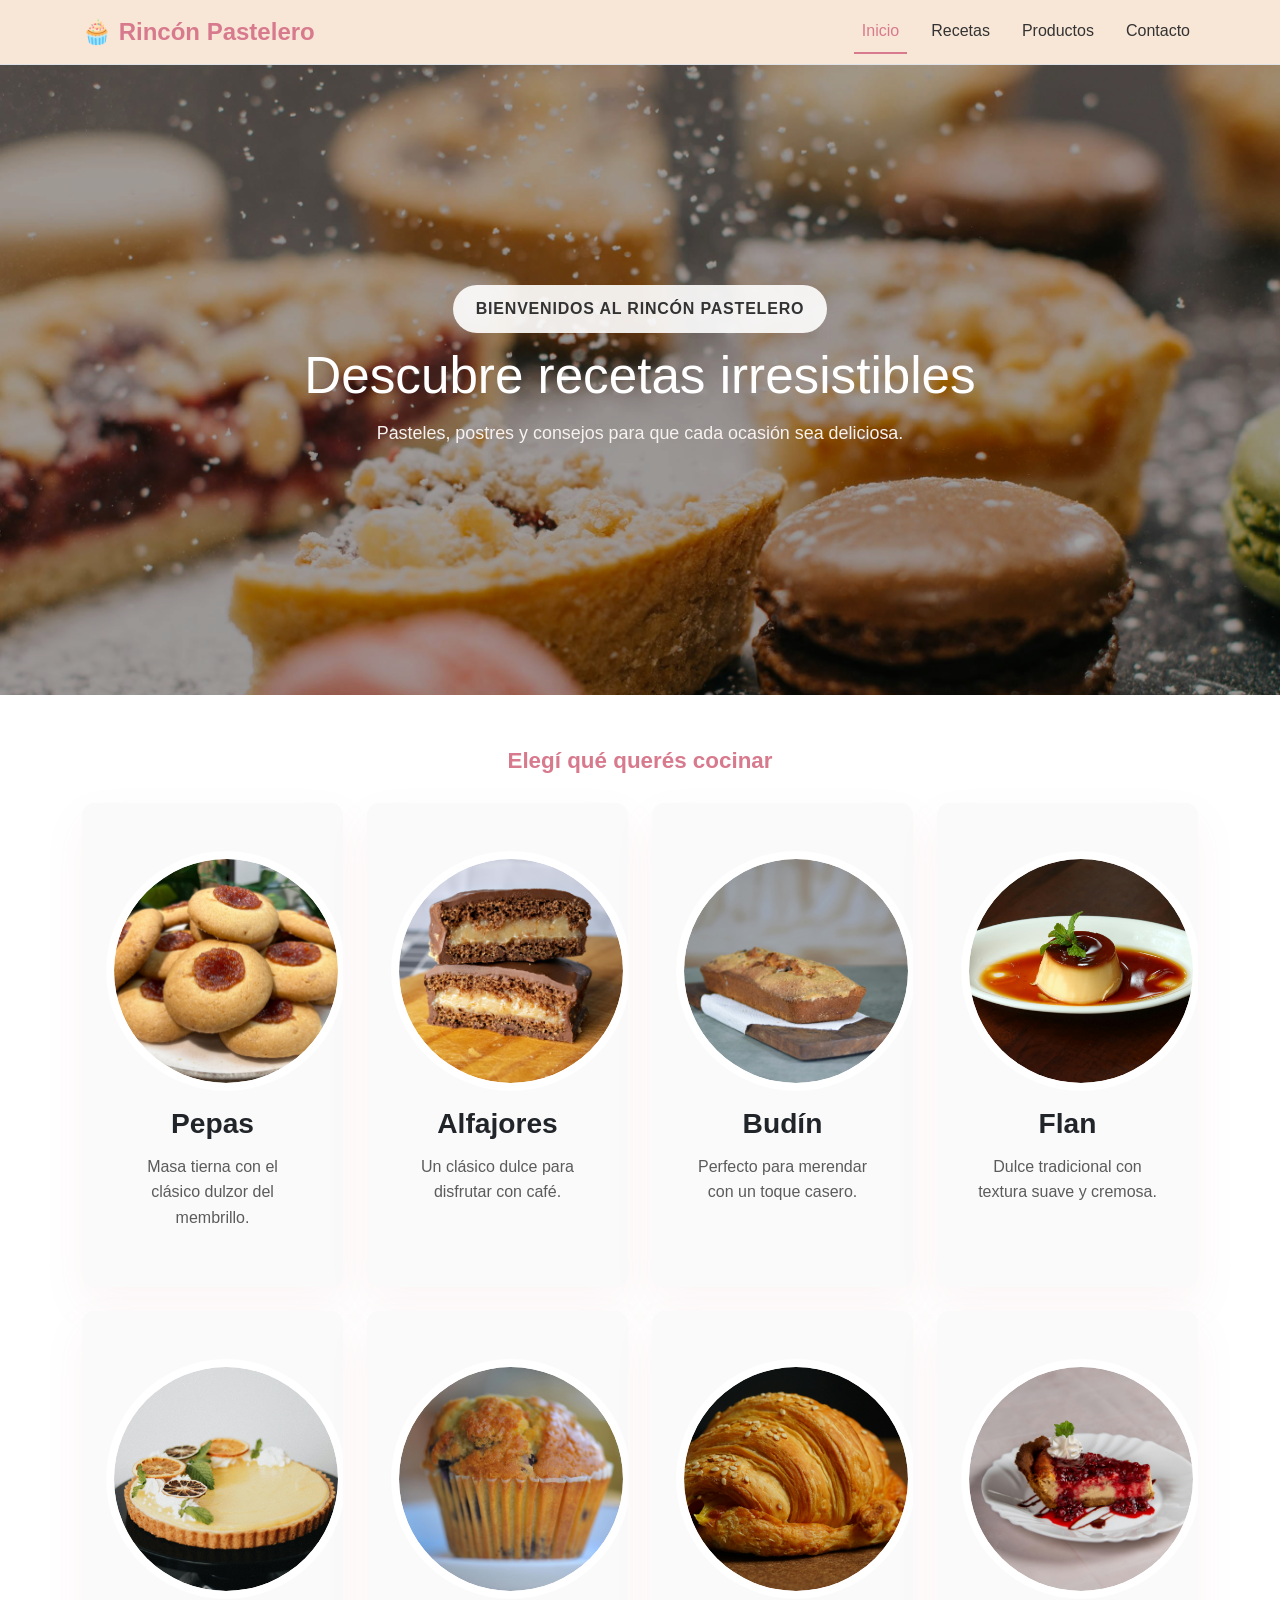
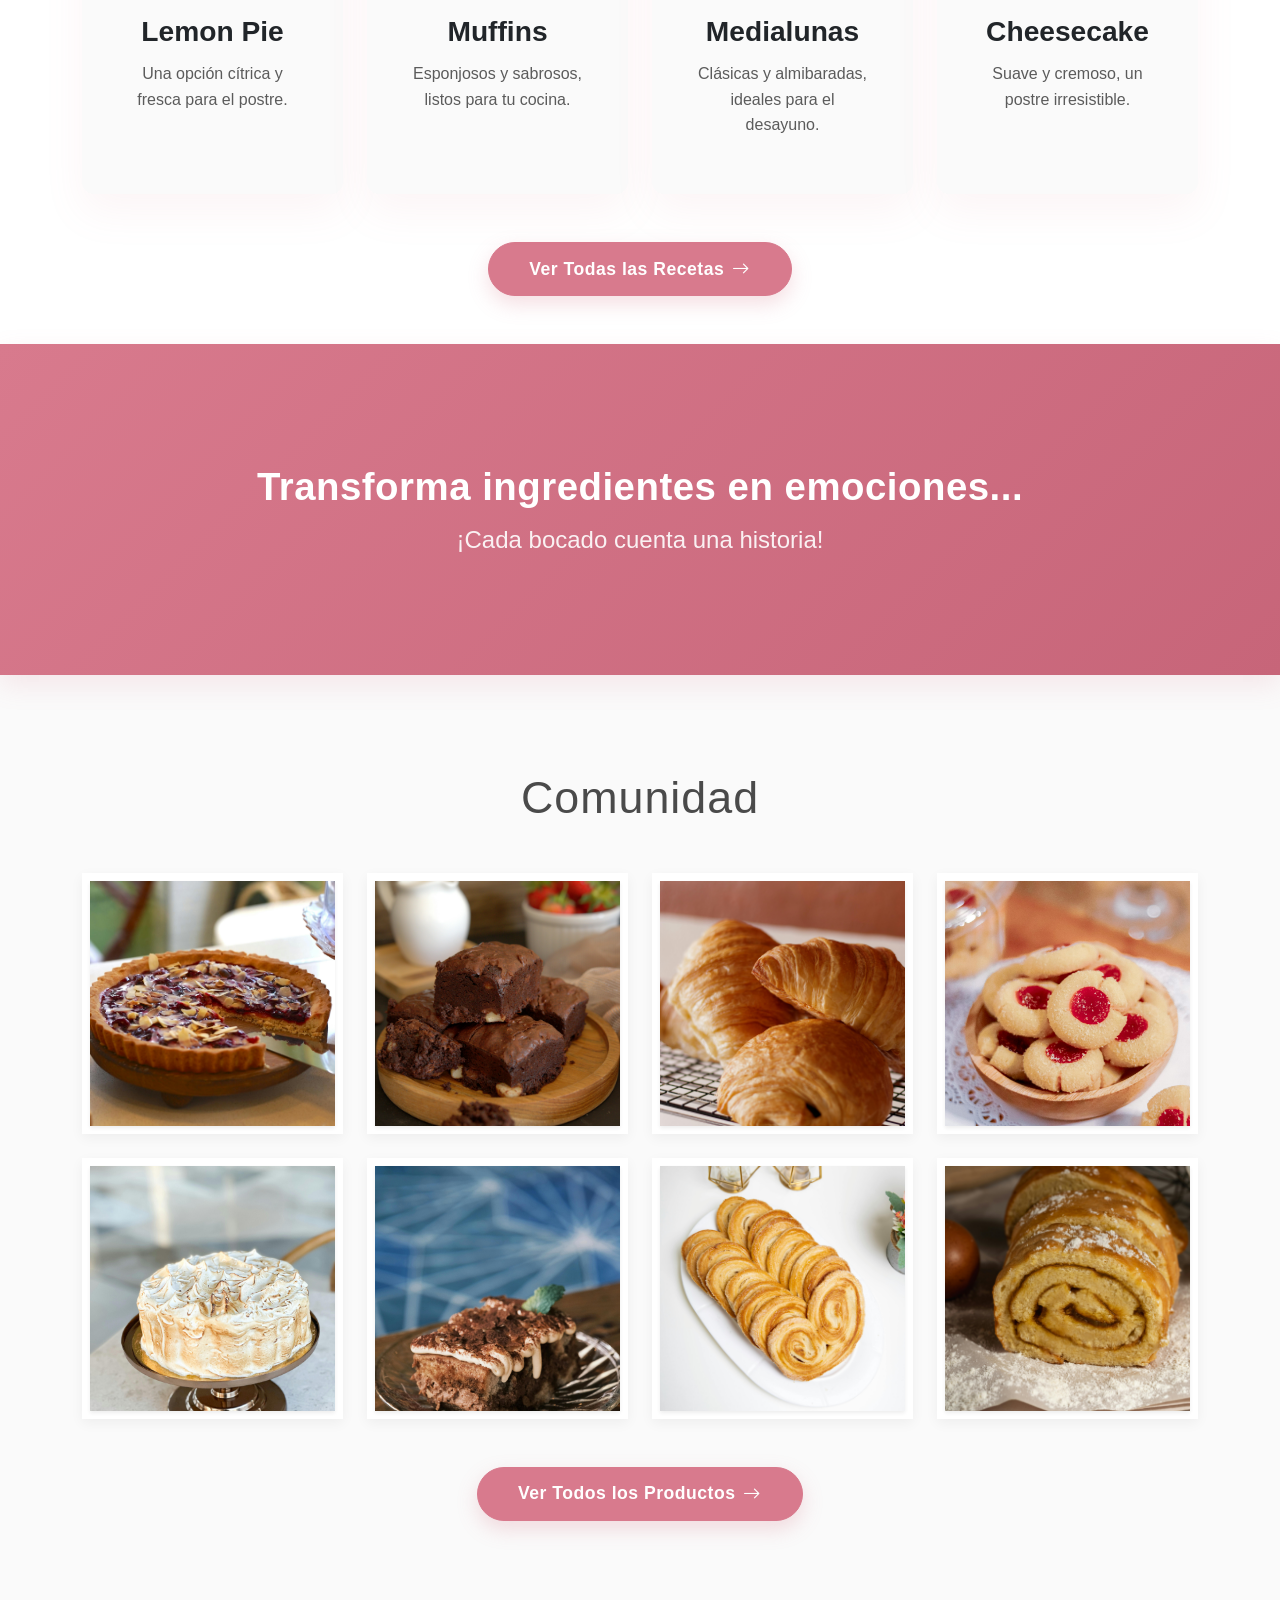
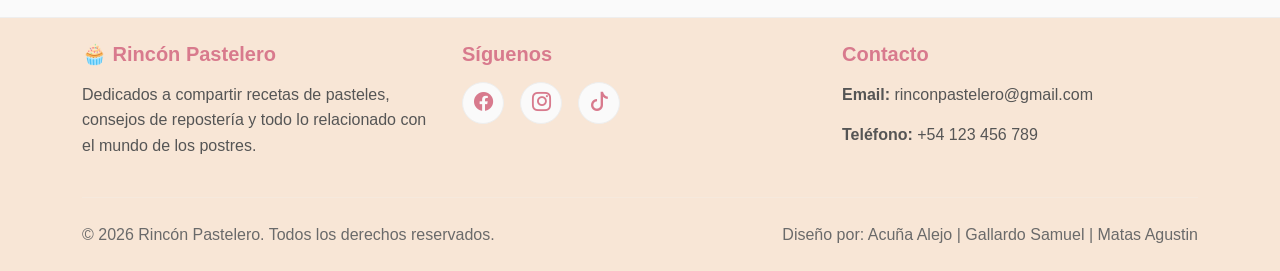
<file: index.html>
<!doctype html>
<html lang="es">
  <head>
    <meta charset="UTF-8" />
    <meta name="viewport" content="width=device-width, initial-scale=1.0" />
    <meta
      name="description"
      content="Rincón Pastelero es un sitio dedicado a compartir recetas de pasteles, consejos de repostería y todo lo relacionado con el mundo de los postres."
    />
    <meta name="author" content="Acuña Alejo" />
    <meta name="author" content="Gallardo Samuel" />
    <meta name="author" content="Matas Agustin" />
    <link
      href="https://cdn.jsdelivr.net/npm/bootstrap@5.3.8/dist/css/bootstrap.min.css"
      rel="stylesheet"
      integrity="sha384-sRIl4kxILFvY47J16cr9ZwB07vP4J8+LH7qKQnuqkuIAvNWLzeN8tE5YBujZqJLB"
      crossorigin="anonymous"
    />
    <link rel="stylesheet" href="https://cdn.jsdelivr.net/npm/bootstrap-icons@1.11.0/font/bootstrap-icons.css" />
    <link rel="stylesheet" href="./css/style.css" />
    <title>Rincón Pastelero</title>
  </head>
  <body>
    <header>
      <nav class="navbar navbar-expand-lg navbar-light bg-light border-bottom">
        <div class="container">
          <a class="navbar-brand fw-bold" href="./index.html">
            🧁 Rincón Pastelero
          </a>
          <!-- Botón hamburguesa -->
          <button
            class="navbar-toggler"
            type="button"
            data-bs-toggle="collapse"
            data-bs-target="#navbarNav"
            aria-controls="navbarNav"
            aria-expanded="false"
            aria-label="Toggle navigation"
          >
            <span class="navbar-toggler-icon"></span>
          </button>
          <!-- Menú de navegación -->
          <div class="collapse navbar-collapse" id="navbarNav">
            <ul class="navbar-nav ms-auto">
              <li class="nav-item">
                <a class="nav-link active" href="./index.html">Inicio</a>
              </li>
              <li class="nav-item">
                <a class="nav-link" href="./pages/recetas.html">Recetas</a>
              </li>
              <li class="nav-item">
                <a class="nav-link" href="./pages/productos.html">Productos</a>
              </li>
              <li class="nav-item">
                <a class="nav-link" href="./pages/error404.html">Contacto</a>
              </li>
            </ul>
          </div>
        </div>
      </nav>
    </header>
    <main>
      <!-- Banner principal -->
      <section class="Banner">
        <div class="heroContent container text-center text-white">
          <span class="heroLabel">Bienvenidos al Rincón Pastelero</span>
          <h1>Descubre recetas irresistibles</h1>
          <p>Pasteles, postres y consejos para que cada ocasión sea deliciosa.</p>
        </div>
      </section>
      <section class="productShowcase py-5">
        <div class="container text-center">
          <p class="sectionSubtitle mb-4">Elegí qué querés cocinar</p>
          <div class="row row-cols-1 row-cols-sm-2 row-cols-md-2 row-cols-lg-4 g-4 justify-content-center">
            <!-- Receta: Pepas -->
            <div class="col">
              <a href="./pages/detalle-receta.html" class="text-decoration-none">
                <div class="card productCard h-100 border-0 card-hover">
                  <div class="productImage mx-auto mt-3">
                    <img src="./img/pepas-de-membrillo-argentinas.jpg" alt="Pepas" class="img-fluid rounded-circle" />
                  </div>
                  <div class="card-body text-center">
                    <h2 class="productTitle text-dark">Pepas</h2>
                    <p class="productDescription">Masa tierna con el clásico dulzor del membrillo.</p>
                  </div>
                </div>
              </a>
            </div>
            <!-- Receta: Alfajores -->
            <div class="col">
              <a href="./pages/detalle-receta.html?receta=alfajor" class="text-decoration-none">
                <div class="card productCard h-100 border-0 card-hover">
                  <div class="productImage mx-auto mt-3">
                    <img src="./img/alfajor.jpg" alt="Alfajores" class="img-fluid rounded-circle" />
                  </div>
                  <div class="card-body text-center">
                    <h2 class="productTitle text-dark">Alfajores</h2>
                    <p class="productDescription">Un clásico dulce para disfrutar con café.</p>
                  </div>
                </div>
              </a>
            </div>
            <!-- Receta: Budín -->
            <div class="col">
              <a href="./pages/detalle-receta.html?receta=budin" class="text-decoration-none">
                <div class="card productCard h-100 border-0 card-hover">
                  <div class="productImage mx-auto mt-3">
                    <img src="./img/buddin.jpg" alt="Budín" class="img-fluid rounded-circle" />
                  </div>
                  <div class="card-body text-center">
                    <h2 class="productTitle text-dark">Budín</h2>
                    <p class="productDescription">Perfecto para merendar con un toque casero.</p>
                  </div>
                </div>
              </a>
            </div>
            <!-- Receta: Flan -->
            <div class="col">
              <a href="./pages/detalle-receta.html?receta=flan" class="text-decoration-none">
                <div class="card productCard h-100 border-0 card-hover">
                  <div class="productImage mx-auto mt-3">
                    <img src="./img/flan.jpg" alt="Flan" class="img-fluid rounded-circle" />
                  </div>
                  <div class="card-body text-center">
                    <h2 class="productTitle text-dark">Flan</h2>
                    <p class="productDescription">Dulce tradicional con textura suave y cremosa.</p>
                  </div>
                </div>
              </a>
            </div>

            <!-- Receta: Lemon Pie -->
            <div class="col">
              <a href="./pages/detalle-receta.html?receta=lemonpie" class="text-decoration-none">
                <div class="card productCard h-100 border-0 card-hover">
                  <div class="productImage mx-auto mt-3">
                    <img src="./img/lemonpie.jpg" alt="Lemon Pie" class="img-fluid rounded-circle" />
                  </div>
                  <div class="card-body text-center">
                    <h2 class="productTitle text-dark">Lemon Pie</h2>
                    <p class="productDescription">Una opción cítrica y fresca para el postre.</p>
                  </div>
                </div>
              </a>
            </div>
            <!-- Receta: Muffins -->
            <div class="col">
              <a href="./pages/detalle-receta.html?receta=muffins" class="text-decoration-none">
                <div class="card productCard h-100 border-0 card-hover">
                  <div class="productImage mx-auto mt-3">
                    <img src="./img/muffin.jpg" alt="Muffins" class="img-fluid rounded-circle" />
                  </div>
                  <div class="card-body text-center">
                    <h2 class="productTitle text-dark">Muffins</h2>
                    <p class="productDescription">Esponjosos y sabrosos, listos para tu cocina.</p>
                  </div>
                </div>
              </a>
            </div>
            <!-- Receta: Medialunas -->
            <div class="col">
              <a href="./pages/detalle-receta.html?receta=medialunas" class="text-decoration-none">
                <div class="card productCard h-100 border-0 card-hover">
                  <div class="productImage mx-auto mt-3">
                    <img src="./img/medialunas.jpg" alt="Medialunas" class="img-fluid rounded-circle" />
                  </div>
                  <div class="card-body text-center">
                    <h2 class="productTitle text-dark">Medialunas</h2>
                    <p class="productDescription">Clásicas y almibaradas, ideales para el desayuno.</p>
                  </div>
                </div>
              </a>
            </div>
            <!-- Receta: Cheesecake -->
            <div class="col">
              <a href="./pages/detalle-receta.html?receta=cheesecake" class="text-decoration-none">
                <div class="card productCard h-100 border-0 card-hover">
                  <div class="productImage mx-auto mt-3">
                    <img src="./img/cheesecake.jpg" alt="Cheesecake" class="img-fluid rounded-circle" />
                  </div>
                  <div class="card-body text-center">
                    <h2 class="productTitle text-dark">Cheesecake</h2>
                    <p class="productDescription">Suave y cremoso, un postre irresistible.</p>
                  </div>
                </div>
              </a>
            </div>
          </div>
          <div class="mt-5 text-center">
            <a href="./pages/recetas.html" class="btn btn-primary btn-ver-mas">Ver Todas las Recetas <i class="bi bi-arrow-right ms-2"></i></a>
          </div>
        </div>
      </section>
      <!-- Cartel -->
      <section class="cartelSection pb-5">
        <div class="container-fluid px-0">
          <div class="cartelBox text-center px-4 px-md-5">
            <h3 class="cartelMain mb-3">Transforma ingredientes en emociones...</h3>
            <h4 class="cartelSub mb-0">¡Cada bocado cuenta una historia!</h4>
          </div>
        </div>
      </section>
      <!-- Comunidad -->
      <section class="comunidadSection py-5 text-center">
        <div class="container">
          <h2 class="comunidadTitle mb-4">Comunidad</h2>
          <div class="row g-4 justify-content-center mt-2">
            <!-- Comunidad: Tarta -->
            <div class="col-12 col-md-6 col-lg-3">
              <div class="comunidadImageWrapper">
                <img src="./img/tarta.jpg" alt="Tarta" class="img-fluid shadow-sm" />
              </div>
            </div>
            <!-- Comunidad: Brownie -->
            <div class="col-12 col-md-6 col-lg-3">
              <div class="comunidadImageWrapper">
                <img src="./img/brownie.jpg" alt="Brownie" class="img-fluid shadow-sm" />
              </div>
            </div>
            <!-- Comunidad: Croissant -->
            <div class="col-12 col-md-6 col-lg-3">
              <div class="comunidadImageWrapper">
                <img src="./img/croissant.jpg" alt="Croissant" class="img-fluid shadow-sm" />
              </div>
            </div>
            <!-- Comunidad: Pepas -->
            <div class="col-12 col-md-6 col-lg-3">
              <div class="comunidadImageWrapper">
                <img src="./img/pepas.jpg" alt="Pepas" class="img-fluid shadow-sm" />
              </div>
            </div>
            <!-- Comunidad: Rogel -->
            <div class="col-12 col-md-6 col-lg-3">
              <div class="comunidadImageWrapper">
                <img src="./img/rogel.jpg" alt="Rogel" class="img-fluid shadow-sm" />
              </div>
            </div>
            <!-- Comunidad: Tiramisú -->
            <div class="col-12 col-md-6 col-lg-3">
              <div class="comunidadImageWrapper">
                <img src="./img/tiramisu.jpg" alt="Tiramisú" class="img-fluid shadow-sm" />
              </div>
            </div>
            <!-- Comunidad: Palmeritas -->
            <div class="col-12 col-md-6 col-lg-3">
              <div class="comunidadImageWrapper">
                <img src="./img/palmeritas.jpg" alt="Palmeritas" class="img-fluid shadow-sm" />
              </div>
            </div>
            <!-- Comunidad: Pionono -->
            <div class="col-12 col-md-6 col-lg-3">
              <div class="comunidadImageWrapper">
                <img src="./img/pionono.jpg" alt="Pionono" class="img-fluid shadow-sm" />
              </div>
            </div>
          </div>
          <div class="mt-5 text-center">
            <a href="./pages/productos.html" class="btn btn-primary btn-ver-mas">Ver Todos los Productos <i class="bi bi-arrow-right ms-2"></i></a>
          </div>
        </div>
      </section>
    </main>
    <footer class="footer mt-5 py-4">
      <div class="container">
        <div class="row gx-4 gy-4">
          <!-- Sección Sobre Nosotros -->
          <div class="col-12 col-md-4">
            <h5 class="fw-bold mb-3">🧁 Rincón Pastelero</h5>
            <p>
              Dedicados a compartir recetas de pasteles, consejos de repostería
              y todo lo relacionado con el mundo de los postres.
            </p>
          </div>
          <!-- Sección Redes Sociales -->
          <div class="col-12 col-md-4">
            <h5 class="fw-bold mb-3">Síguenos</h5>
            <div class="social-links d-flex justify-content-center justify-content-md-start">
              <span class="social-icon" title="Facebook">
                <i class="bi bi-facebook"></i>
              </span>
              <span class="social-icon" title="Instagram">
                <i class="bi bi-instagram"></i>
              </span>
              <span class="social-icon" title="TikTok">
                <i class="bi bi-tiktok"></i>
              </span>
            </div>
          </div>
          <!-- Sección Contacto -->
          <div class="col-12 col-md-4">
            <h5 class="fw-bold mb-3">Contacto</h5>
            <p>
              <strong>Email:</strong>
              <span>rinconpastelero@gmail.com</span>
            </p>
            <p>
              <strong>Teléfono:</strong>
              <span>+54 123 456 789</span>
            </p>
          </div>
        </div>
        <!-- Línea separadora -->
        <hr class="my-4" />
        <!-- Copyright -->
        <div class="row align-items-center">
          <div class="col-12 col-md-6 text-center text-md-start mb-3 mb-md-0">
            <p class="mb-0">
              &copy; 2026 Rincón Pastelero. Todos los derechos reservados.
            </p>
          </div>
          <div class="col-12 col-md-6 text-center text-md-end">
            <p class="mb-0">
              Diseño por: Acuña Alejo | Gallardo Samuel | Matas Agustin
            </p>
          </div>
        </div>
      </div>
    </footer>
    <script
      src="https://cdn.jsdelivr.net/npm/bootstrap@5.3.8/dist/js/bootstrap.bundle.min.js"
      integrity="sha384-FKyoEForCGlyvwx9Hj09JcYn3nv7wiPVlz7YYwJrWVcXK/BmnVDxM+D2scQbITxI"
      crossorigin="anonymous"
    ></script>
  </body>
</html>
</file>
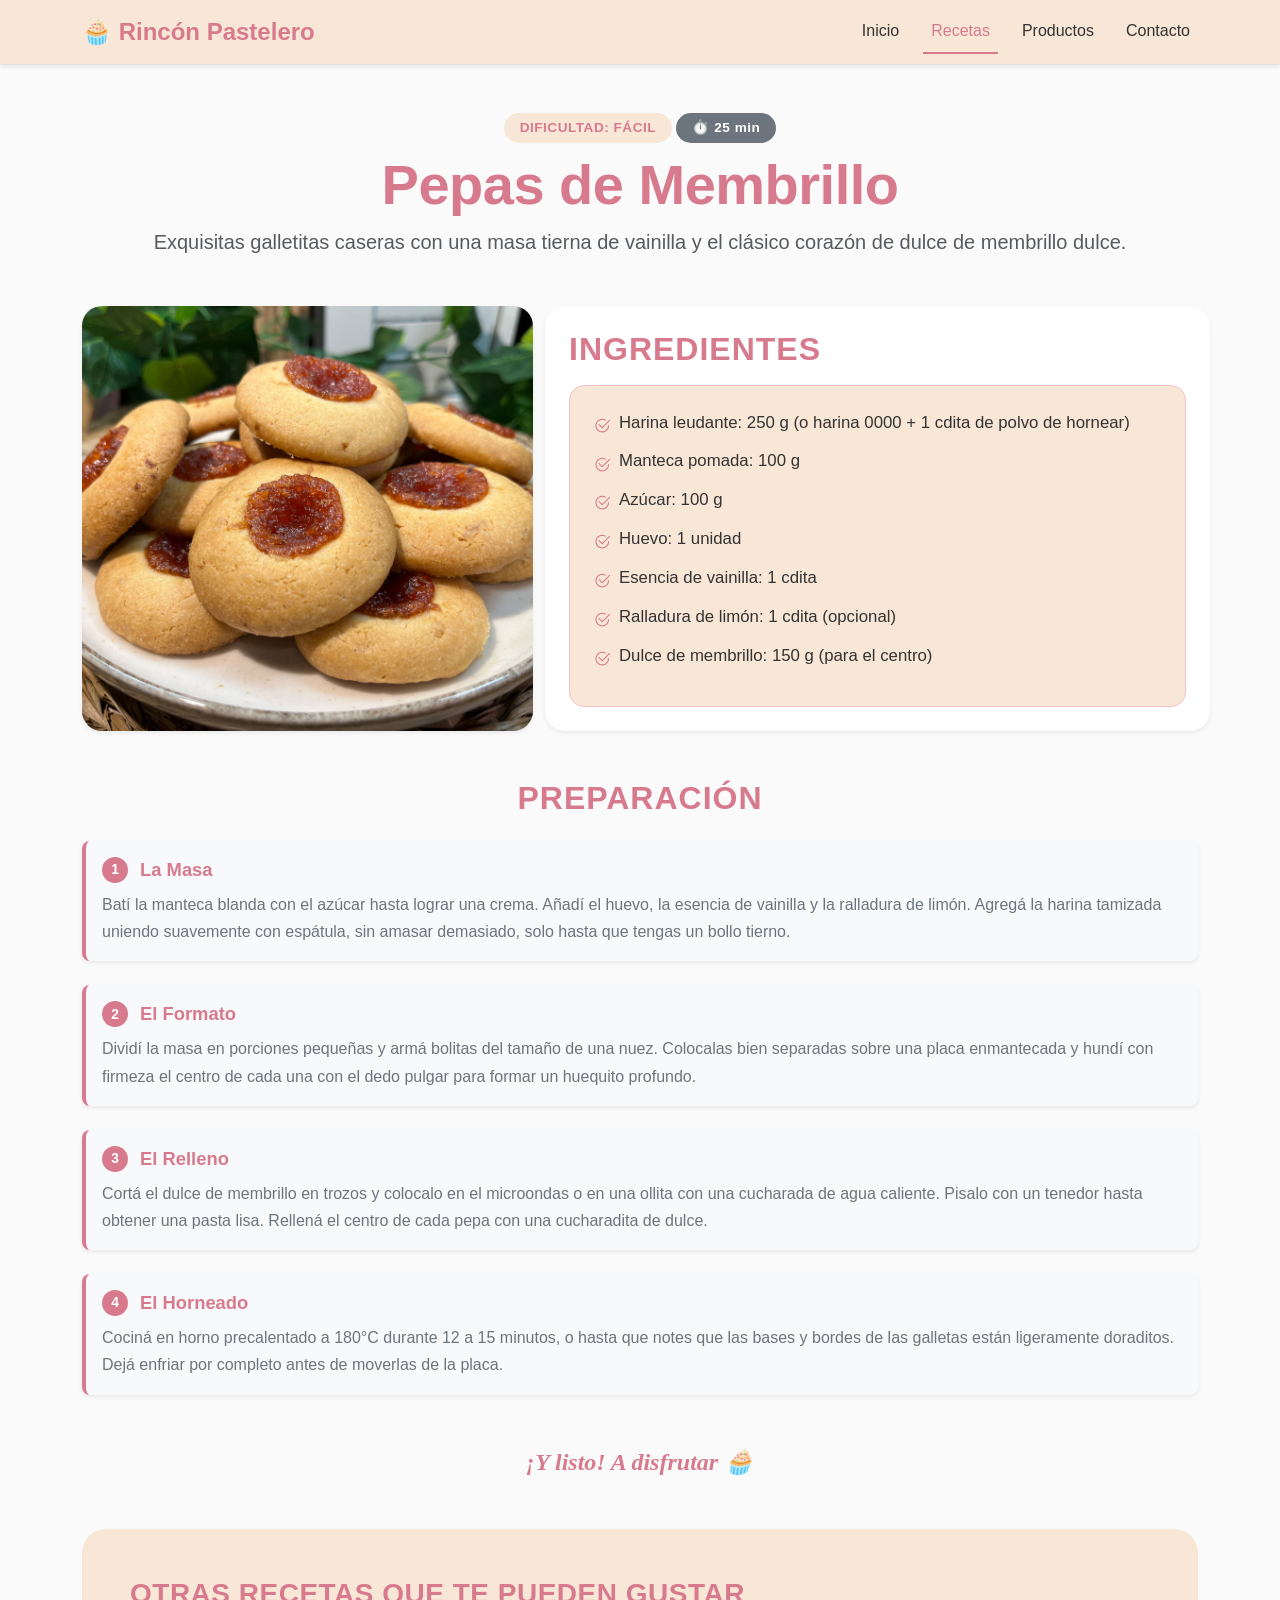
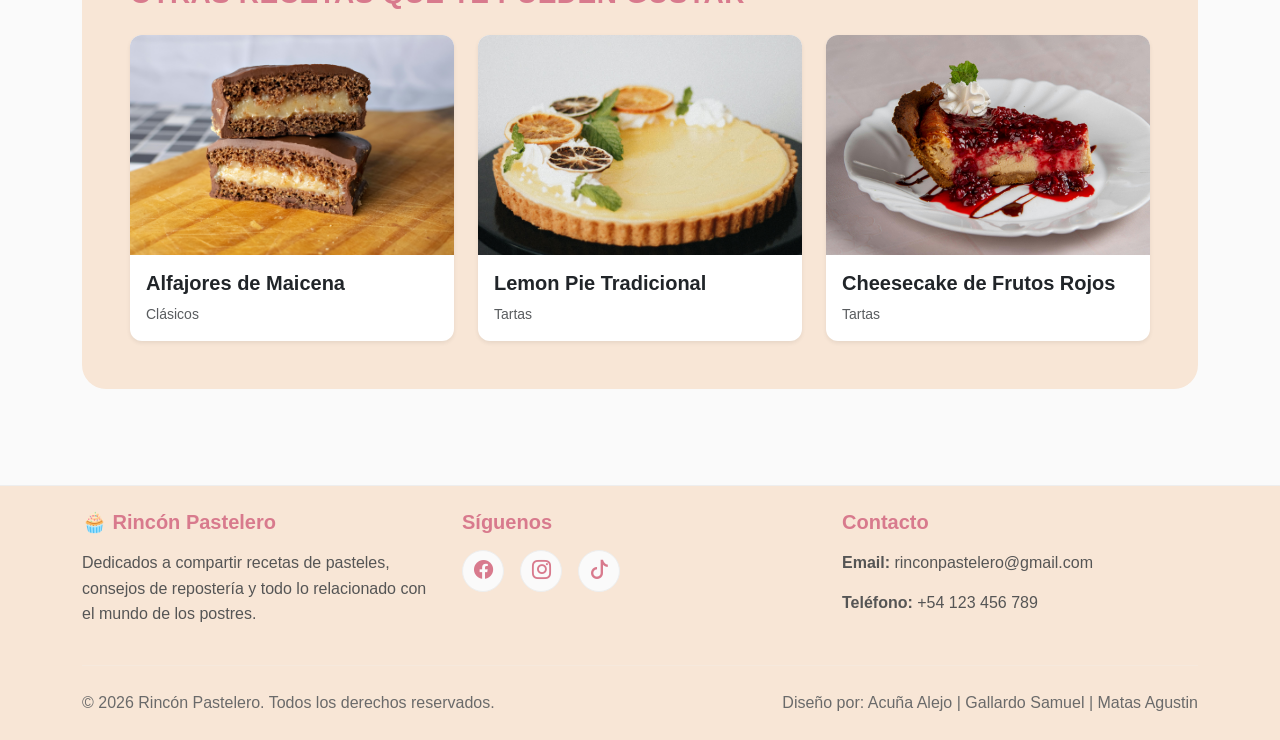
<file: pages/detalle-receta.html>
<!doctype html>
<html lang="es">
  <head>
    <meta charset="UTF-8" />
    <meta name="viewport" content="width=device-width, initial-scale=1.0" />
    <meta
      name="description"
      content="Rincón Pastelero es un sitio dedicado a compartir recetas de pasteles, consejos de repostería y todo lo relacionado con el mundo de los postres."
    />
    <meta name="author" content="Acuña Alejo" />
    <meta name="author" content="Gallardo Samuel" />
    <meta name="author" content="Matas Agustin" />
    <link
      href="https://cdn.jsdelivr.net/npm/bootstrap@5.3.8/dist/css/bootstrap.min.css"
      rel="stylesheet"
      integrity="sha384-sRIl4kxILFvY47J16cr9ZwB07vP4J8+LH7qKQnuqkuIAvNWLzeN8tE5YBujZqJLB"
      crossorigin="anonymous"
    />
    <link
      rel="stylesheet"
      href="https://cdn.jsdelivr.net/npm/bootstrap-icons@1.11.0/font/bootstrap-icons.css"
    />
    <link rel="stylesheet" href="../css/style.css" />
    <title>Recetas - Rincón Pastelero</title>
  </head>
  <body>
    <header>
      <nav class="navbar navbar-expand-lg navbar-light bg-light border-bottom">
        <div class="container">
          <a class="navbar-brand fw-bold" href="../index.html">
            🧁 Rincón Pastelero
          </a>
          <!-- Botón hamburguesa -->
          <button
            class="navbar-toggler"
            type="button"
            data-bs-toggle="collapse"
            data-bs-target="#navbarNav"
            aria-controls="navbarNav"
            aria-expanded="false"
            aria-label="Toggle navigation"
          >
            <span class="navbar-toggler-icon"></span>
          </button>
          <!-- Menú de navegación -->
          <div class="collapse navbar-collapse" id="navbarNav">
            <ul class="navbar-nav ms-auto">
              <li class="nav-item">
                <a class="nav-link" href="../index.html">Inicio</a>
              </li>
              <li class="nav-item">
                <a class="nav-link active" href="./recetas.html">Recetas</a>
              </li>
              <li class="nav-item">
                <a class="nav-link" href="./productos.html">Productos</a>
              </li>
              <li class="nav-item">
                <a class="nav-link" href="./error404.html">Contacto</a>
              </li>
            </ul>
          </div>
        </div>
      </nav>
    </header>
    <main>
      <!-- Recipe Title & Meta Header -->
      <section class="container mt-5">
        <div class="text-center mb-4">
          <span class="badge rounded-pill px-3 py-2 mb-2" id="recipe-badge" style="background-color: var(--color-crema); color: var(--color-primario); font-weight: 700; font-size: 0.85rem; text-transform: uppercase; letter-spacing: 0.5px;">Dificultad: Fácil</span>
          <span class="badge rounded-pill px-3 py-2 mb-2 bg-secondary text-white" id="recipe-time-badge" style="font-size: 0.85rem; letter-spacing: 0.5px;">⏱️ 25 min</span>
          <h1 class="fw-bold text-primary display-4 mb-2" id="recipe-title" style="letter-spacing: -0.5px;">Pepas de Membrillo</h1>
          <p class="text-muted max-width-600 mx-auto fs-5" id="recipe-subtitle">Exquisitas galletitas caseras con una masa tierna de vainilla y el clásico corazón de dulce de membrillo dulce.</p>
        </div>
      </section>
      <section class="container my-5">
        <div class="row g-4 align-items-stretch">
          <div class="col-md-5">
            <div class="card h-100 border-0 shadow-sm overflow-hidden" style="border-radius: 20px !important;">
              <img
                src="../img/pepas-de-membrillo-argentinas.jpg"
                alt="Imagen de receta"
                class="img-fluid w-100 h-100"
                id="recipe-img"
                style="object-fit: cover; min-height: 350px;" />
            </div>
          </div>
          <div class="col-md-7 p-4 bg-white shadow-sm" style="border-radius: 20px;">
            <h2 class="fw-bold mb-3 text-uppercase" style="letter-spacing: 1px; color: var(--color-primario);">
              Ingredientes
            </h2>
            <div class="bg-primary-subtle p-4 rounded-3 border border-primary-subtle color-rosa" style="border-radius: 15px !important;">
              <ul class="list-unstyled mb-0" id="ingredients-list" style="font-size: 1.05rem;">
                <li class="mb-2 d-flex align-items-start"><i class="bi bi-check2-circle text-primary me-2 mt-1"></i><span>Harina leudante: 250 g (o harina 0000 + 1 cdita de polvo de hornear)</span></li>
                <li class="mb-2 d-flex align-items-start"><i class="bi bi-check2-circle text-primary me-2 mt-1"></i><span>Manteca pomada: 100 g</span></li>
                <li class="mb-2 d-flex align-items-start"><i class="bi bi-check2-circle text-primary me-2 mt-1"></i><span>Azúcar: 100 g</span></li>
                <li class="mb-2 d-flex align-items-start"><i class="bi bi-check2-circle text-primary me-2 mt-1"></i><span>Huevo: 1 unidad</span></li>
                <li class="mb-2 d-flex align-items-start"><i class="bi bi-check2-circle text-primary me-2 mt-1"></i><span>Esencia de vainilla: 1 cdita</span></li>
                <li class="mb-2 d-flex align-items-start"><i class="bi bi-check2-circle text-primary me-2 mt-1"></i><span>Ralladura de limón: 1 cdita (opcional)</span></li>
                <li class="mb-2 d-flex align-items-start"><i class="bi bi-check2-circle text-primary me-2 mt-1"></i><span>Dulce de membrillo: 150 g (para el centro)</span></li>
              </ul>
            </div>
          </div>
        </div>
      </section>
      <section class="container my-5" style="max-width: 800px bg-white p-4 p-md-5 rounded-4 shadow-sm" style="background: white; border-radius: 20px; box-shadow: 0 10px 30px rgba(0,0,0,0.02);">
        <h2 class="fw-bold mb-4 text-center text-uppercase" style="color: var(--color-primario); letter-spacing: 1px;">PREPARACIÓN</h2>
        <ol class="lh-lg text-secondary ps-0" id="preparation-steps" style="list-style-type: none;">
          <li class="mb-4 p-3 bg-light rounded-3 shadow-sm border-start border-primary border-4" style="transition: all 0.3s ease;">
            <h4 class="fw-bold mb-2 text-primary d-flex align-items-center" style="font-size: 1.15rem;"><span class="badge bg-primary text-white me-2 rounded-circle d-inline-flex justify-content-center align-items-center" style="width: 26px; height: 26px;">1</span><span class="ms-1">La Masa</span></h4>
            <p class="text-secondary mb-0 mt-2 fs-6" style="line-height: 1.7;">Batí la manteca blanda con el azúcar hasta lograr una crema. Añadí el huevo, la esencia de vainilla y la ralladura de limón. Agregá la harina tamizada uniendo suavemente con espátula, sin amasar demasiado, solo hasta que tengas un bollo tierno.</p>
          </li>
          <li class="mb-4 p-3 bg-light rounded-3 shadow-sm border-start border-primary border-4" style="transition: all 0.3s ease;">
            <h4 class="fw-bold mb-2 text-primary d-flex align-items-center" style="font-size: 1.15rem;"><span class="badge bg-primary text-white me-2 rounded-circle d-inline-flex justify-content-center align-items-center" style="width: 26px; height: 26px;">2</span><span class="ms-1">El Formato</span></h4>
            <p class="text-secondary mb-0 mt-2 fs-6" style="line-height: 1.7;">Dividí la masa en porciones pequeñas y armá bolitas del tamaño de una nuez. Colocalas bien separadas sobre una placa enmantecada y hundí con firmeza el centro de cada una con el dedo pulgar para formar un huequito profundo.</p>
          </li>
          <li class="mb-4 p-3 bg-light rounded-3 shadow-sm border-start border-primary border-4" style="transition: all 0.3s ease;">
            <h4 class="fw-bold mb-2 text-primary d-flex align-items-center" style="font-size: 1.15rem;"><span class="badge bg-primary text-white me-2 rounded-circle d-inline-flex justify-content-center align-items-center" style="width: 26px; height: 26px;">3</span><span class="ms-1">El Relleno</span></h4>
            <p class="text-secondary mb-0 mt-2 fs-6" style="line-height: 1.7;">Cortá el dulce de membrillo en trozos y colocalo en el microondas o en una ollita con una cucharada de agua caliente. Pisalo con un tenedor hasta obtener una pasta lisa. Rellená el centro de cada pepa con una cucharadita de dulce.</p>
          </li>
          <li class="mb-4 p-3 bg-light rounded-3 shadow-sm border-start border-primary border-4" style="transition: all 0.3s ease;">
            <h4 class="fw-bold mb-2 text-primary d-flex align-items-center" style="font-size: 1.15rem;"><span class="badge bg-primary text-white me-2 rounded-circle d-inline-flex justify-content-center align-items-center" style="width: 26px; height: 26px;">4</span><span class="ms-1">El Horneado</span></h4>
            <p class="text-secondary mb-0 mt-2 fs-6" style="line-height: 1.7;">Cociná en horno precalentado a 180°C durante 12 a 15 minutos, o hasta que notes que las bases y bordes de las galletas están ligeramente doraditos. Dejá enfriar por completo antes de moverlas de la placa.</p>
          </li>
        </ol>
        <p class="fw-bold text-center mt-5 text-primary fs-4" style="font-family: 'Georgia', serif; font-style: italic;">¡Y listo! A disfrutar 🧁</p>
      </section>
      <section class="container my-5">
        <div class="bg-primary-subtle p-4 p-md-5 rounded-4 color-rosa" style="border-radius: 24px !important;">
          <h3 class="text-primary fw-bold mb-4 text-uppercase text-center text-md-start" style="letter-spacing: 0.5px;">
            Otras recetas que te pueden gustar
          </h3>
          <div class="row g-4">
            <div class="col-md-4">
              <a href="./detalle-receta.html?receta=alfajor" class="text-decoration-none">
                <div class="card h-100 border-0 shadow-sm card-hover">
                  <img
                    src="../img/alfajor.jpg"
                    class="card-img-top"
                    alt="Alfajores de maicena"
                    style="height: 220px; object-fit: cover;" />
                  <div class="card-body">
                    <h5 class="card-title fw-bold text-dark">Alfajores de Maicena</h5>
                    <p class="card-text text-muted small mb-0">Clásicos</p>
                  </div>
                </div>
              </a>
            </div>
            <div class="col-md-4">
              <a href="./detalle-receta.html?receta=lemonpie" class="text-decoration-none">
                <div class="card h-100 border-0 shadow-sm card-hover">
                  <img
                    src="../img/lemonpie.jpg"
                    class="card-img-top"
                    alt="Lemon Pie"
                    style="height: 220px; object-fit: cover;" />
                  <div class="card-body">
                    <h5 class="card-title fw-bold text-dark">Lemon Pie Tradicional</h5>
                    <p class="card-text text-muted small mb-0">Tartas</p>
                  </div>
                </div>
              </a>
            </div>
            <div class="col-md-4">
              <a href="./detalle-receta.html?receta=cheesecake" class="text-decoration-none">
                <div class="card h-100 border-0 shadow-sm card-hover">
                  <img
                    src="../img/cheesecake.jpg"
                    class="card-img-top"
                    alt="Cheesecake"
                    style="height: 220px; object-fit: cover;" />
                  <div class="card-body">
                    <h5 class="card-title fw-bold text-dark">Cheesecake de Frutos Rojos</h5>
                    <p class="card-text text-muted small mb-0">Tartas</p>
                  </div>
                </div>
              </a>
            </div>
          </div>
        </div>
      </section>
    </main>
    <footer class="footer mt-5 py-4">
      <div class="container">
        <div class="row gx-4 gy-4">
          <!-- Sección Sobre Nosotros -->
          <div class="col-12 col-md-4">
            <h5 class="fw-bold mb-3">🧁 Rincón Pastelero</h5>
            <p>
              Dedicados a compartir recetas de pasteles, consejos de repostería
              y todo lo relacionado con el mundo de los postres.
            </p>
          </div>
          <!-- Sección Redes Sociales -->
          <div class="col-12 col-md-4">
            <h5 class="fw-bold mb-3">Síguenos</h5>
            <div class="social-links d-flex justify-content-center justify-content-md-start">
              <span class="social-icon" title="Facebook">
                <i class="bi bi-facebook"></i>
              </span>
              <span class="social-icon" title="Instagram">
                <i class="bi bi-instagram"></i>
              </span>
              <span class="social-icon" title="TikTok">
                <i class="bi bi-tiktok"></i>
              </span>
            </div>
          </div>
          <!-- Sección Contacto -->
          <div class="col-12 col-md-4">
            <h5 class="fw-bold mb-3">Contacto</h5>
            <p>
              <strong>Email:</strong>
              <span>rinconpastelero@gmail.com</span>
            </p>
            <p>
              <strong>Teléfono:</strong>
              <span>+54 123 456 789</span>
            </p>
          </div>
        </div>
        <!-- Línea separadora -->
        <hr class="my-4" />
        <!-- Copyright -->
        <div class="row align-items-center">
          <div class="col-12 col-md-6 text-center text-md-start mb-3 mb-md-0">
            <p class="mb-0">
              &copy; 2026 Rincón Pastelero. Todos los derechos reservados.
            </p>
          </div>
          <div class="col-12 col-md-6 text-center text-md-end">
            <p class="mb-0">
              Diseño por: Acuña Alejo | Gallardo Samuel | Matas Agustin
            </p>
          </div>
        </div>
      </div>
    </footer>
    <script
      src="https://cdn.jsdelivr.net/npm/bootstrap@5.3.8/dist/js/bootstrap.bundle.min.js"
      integrity="sha384-FKyoEForCGlyvwx9Hj09JcYn3nv7wiPVlz7YYwJrWVcXK/BmnVDxM+D2scQbITxI"
      crossorigin="anonymous"
    ></script>
  </body>
</html>
</file>
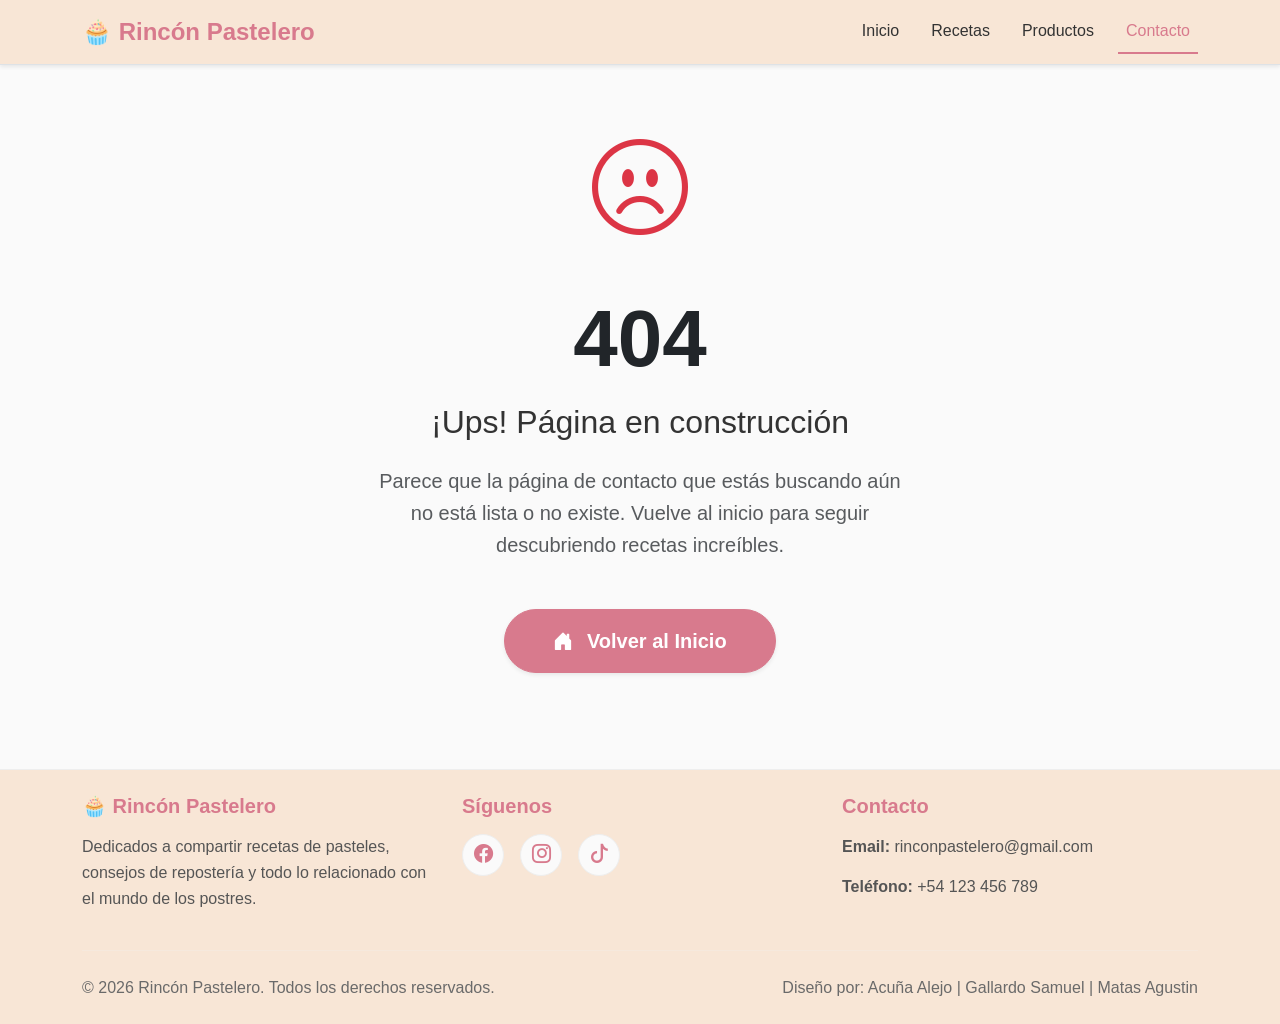
<file: pages/error404.html>
<!doctype html>
<html lang="es">
<head>
    <meta charset="UTF-8" />
    <meta name="viewport" content="width=device-width, initial-scale=1.0" />
    <meta name="description" content="Página no encontrada - Error 404" />
    <meta name="author" content="Acuña Alejo" />
    <meta name="author" content="Gallardo Samuel" />
    <meta name="author" content="Matas Agustin" />
    <link
    href="https://cdn.jsdelivr.net/npm/bootstrap@5.3.8/dist/css/bootstrap.min.css"
    rel="stylesheet"
    integrity="sha384-sRIl4kxILFvY47J16cr9ZwB07vP4J8+LH7qKQnuqkuIAvNWLzeN8tE5YBujZqJLB"
    crossorigin="anonymous"
    />
    <link
    rel="stylesheet"
    href="https://cdn.jsdelivr.net/npm/bootstrap-icons@1.11.0/font/bootstrap-icons.css"
    />
    <link rel="stylesheet" href="../css/style.css" />
    <title>Error 404 - Rincón Pastelero</title>
</head>
<body class="d-flex flex-column min-vh-100">
    <header>
    <nav class="navbar navbar-expand-lg navbar-light bg-light border-bottom">
        <div class="container">
        <a class="navbar-brand fw-bold" href="../index.html">
            🧁 Rincón Pastelero
        </a>
        <!-- Botón hamburguesa -->
        <button
            class="navbar-toggler"
            type="button"
            data-bs-toggle="collapse"
            data-bs-target="#navbarNav"
            aria-controls="navbarNav"
            aria-expanded="false"
            aria-label="Toggle navigation"
        >
            <span class="navbar-toggler-icon"></span>
        </button>
        <!-- Menú de navegación -->
        <div class="collapse navbar-collapse" id="navbarNav">
            <ul class="navbar-nav ms-auto">
            <li class="nav-item">
                <a class="nav-link" href="../index.html">Inicio</a>
            </li>
            <li class="nav-item">
                <a class="nav-link" href="./recetas.html">Recetas</a>
            </li>
            <li class="nav-item">
                <a class="nav-link" href="./productos.html">Productos</a>
            </li>
            <li class="nav-item">
                <a
                class="nav-link active"
                aria-current="page"
                href="./error404.html"
                >Contacto</a
                >
            </li>
            </ul>
        </div>
        </div>
    </nav>
    </header>

    <main
    class="flex-grow-1 d-flex align-items-center justify-content-center py-5"
    >
    <div class="container text-center">
        <div class="row justify-content-center">
        <div class="col-md-8 col-lg-6">
            <div class="text-danger mb-4" style="font-size: 6rem">
            <i class="bi bi-emoji-frown"></i>
            </div>
            <h1 class="display-1 fw-bold text-dark mb-3">404</h1>
            <h2 class="mb-4">¡Ups! Página en construcción</h2>
            <p class="lead text-muted mb-5">
            Parece que la página de contacto que estás buscando aún no está
            lista o no existe. Vuelve al inicio para seguir descubriendo
            recetas increíbles.
            </p>
            <a
            href="../index.html"
            class="btn btn-primary btn-lg rounded-pill px-5 py-3 shadow-sm mb-5"
            >
            <i class="bi bi-house-door-fill me-2"></i> Volver al Inicio
            </a>
        </div>
        </div>
    </div>
    </main>
    <footer class="footer mt-auto py-4">
    <div class="container">
        <div class="row gx-4 gy-4">
        <!-- Sección Sobre Nosotros -->
        <div class="col-12 col-md-4">
            <h5 class="fw-bold mb-3">🧁 Rincón Pastelero</h5>
            <p>
            Dedicados a compartir recetas de pasteles, consejos de repostería
            y todo lo relacionado con el mundo de los postres.
            </p>
        </div>
        <!-- Sección Redes Sociales -->
        <div class="col-12 col-md-4">
            <h5 class="fw-bold mb-3">Síguenos</h5>
            <div
            class="social-links d-flex justify-content-center justify-content-md-start"
            >
            <span class="social-icon" title="Facebook">
                <i class="bi bi-facebook"></i>
            </span>
            <span class="social-icon" title="Instagram">
                <i class="bi bi-instagram"></i>
            </span>
            <span class="social-icon" title="TikTok">
                <i class="bi bi-tiktok"></i>
            </span>
            </div>
        </div>
        <!-- Sección Contacto -->
        <div class="col-12 col-md-4">
            <h5 class="fw-bold mb-3">Contacto</h5>
            <p>
            <strong>Email:</strong>
            <span>rinconpastelero@gmail.com</span>
            </p>
            <p>
            <strong>Teléfono:</strong>
            <span>+54 123 456 789</span>
            </p>
        </div>
        </div>
        <!-- Línea separadora -->
        <hr class="my-4" />
        <!-- Copyright -->
        <div class="row align-items-center">
        <div class="col-12 col-md-6 text-center text-md-start mb-3 mb-md-0">
            <p class="mb-0">
            &copy; 2026 Rincón Pastelero. Todos los derechos reservados.
            </p>
        </div>
        <div class="col-12 col-md-6 text-center text-md-end">
            <p class="mb-0">
            Diseño por: Acuña Alejo | Gallardo Samuel | Matas Agustin
            </p>
        </div>
        </div>
    </div>
    </footer>
    <script
    src="https://cdn.jsdelivr.net/npm/bootstrap@5.3.8/dist/js/bootstrap.bundle.min.js"
    integrity="sha384-FKyoEForCGlyvwx9Hj09JcYn3nv7wiPVlz7YYwJrWVcXK/BmnVDxM+D2scQbITxI"
    crossorigin="anonymous"
    ></script>
</body>
</html>
</file>
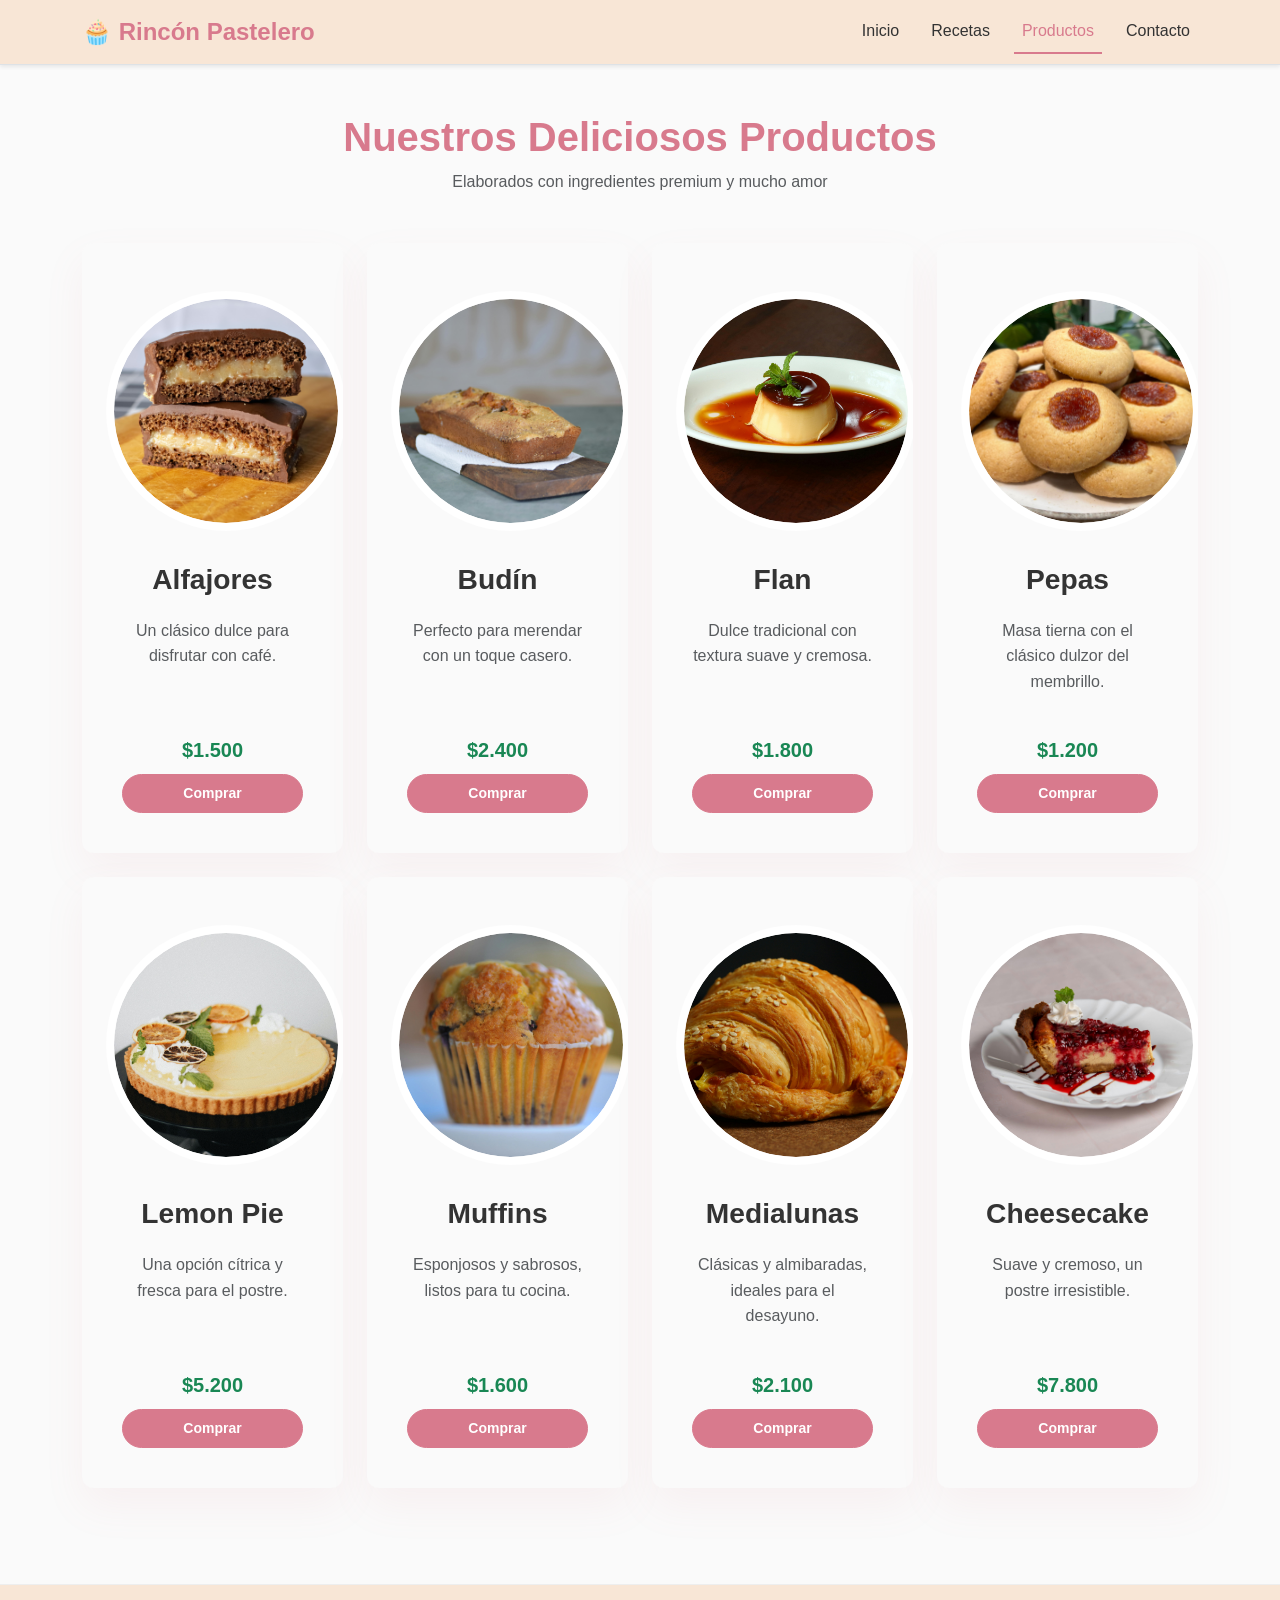
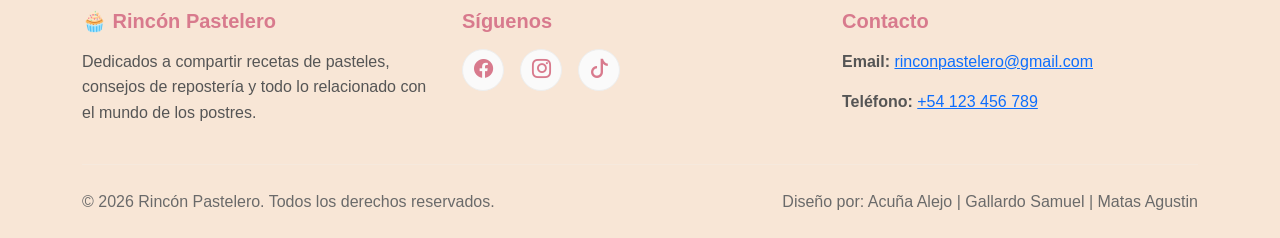
<file: pages/productos.html>
<!doctype html>
<html lang="es">
  <head>
    <meta charset="UTF-8" />
    <meta name="viewport" content="width=device-width, initial-scale=1.0" />
    <meta
      name="description"
      content="Rincón Pastelero es un sitio dedicado a compartir recetas de pasteles, consejos de repostería y todo lo relacionado con el mundo de los postres."
    />
    <meta name="author" content="Acuña Alejo" />
    <meta name="author" content="Gallardo Samuel" />
    <meta name="author" content="Matas Agustin" />
    <link
      href="https://cdn.jsdelivr.net/npm/bootstrap@5.3.8/dist/css/bootstrap.min.css"
      rel="stylesheet"
      integrity="sha384-sRIl4kxILFvY47J16cr9ZwB07vP4J8+LH7qKQnuqkuIAvNWLzeN8tE5YBujZqJLB"
      crossorigin="anonymous"
    />
    <link rel="stylesheet" href="https://cdn.jsdelivr.net/npm/bootstrap-icons@1.11.0/font/bootstrap-icons.css" />
    <link rel="stylesheet" href="../css/style.css" />
    <title>Productos - Rincón Pastelero</title>
  </head>
  <body>
    <header>
      <nav class="navbar navbar-expand-lg navbar-light bg-light border-bottom">
        <div class="container">
          <a class="navbar-brand fw-bold" href="../index.html">
            🧁 Rincón Pastelero
          </a>
          <!-- Botón hamburguesa -->
          <button
            class="navbar-toggler"
            type="button"
            data-bs-toggle="collapse"
            data-bs-target="#navbarNav"
            aria-controls="navbarNav"
            aria-expanded="false"
            aria-label="Toggle navigation"
          >
            <span class="navbar-toggler-icon"></span>
          </button>
          <!-- Menú de navegación -->
          <div class="collapse navbar-collapse" id="navbarNav">
            <ul class="navbar-nav ms-auto">
              <li class="nav-item">
                <a class="nav-link" href="../index.html">Inicio</a>
              </li>
              <li class="nav-item">
                <a class="nav-link" href="./recetas.html">Recetas</a>
              </li>
              <li class="nav-item">
                <a class="nav-link active" href="./productos.html">Productos</a>
              </li>
              <li class="nav-item">
                <a class="nav-link" href="./error404.html">Contacto</a>
              </li>
            </ul>
          </div>
        </div>
      </nav>
    </header>
    <main class="container my-5">
      <h1 class="text-center mb-2 fw-bold text-primary">Nuestros Deliciosos Productos</h1>
      <p class="text-center text-muted mb-5">Elaborados con ingredientes premium y mucho amor</p>
      
      <div class="row row-cols-1 row-cols-sm-2 row-cols-md-2 row-cols-lg-4 g-4 justify-content-center">
        <!-- 1. Alfajores -->
        <div class="col">
          <div class="card productCard h-100 border-0 card-hover">
            <div class="productImage mx-auto mt-3">
              <img src="../img/alfajor.jpg" alt="Alfajores" class="img-fluid rounded-circle" />
            </div>
            <div class="card-body text-center d-flex flex-column">
              <h2 class="productTitle mt-3">Alfajores</h2>
              <p class="productDescription flex-grow-1 text-muted">Un clásico dulce para disfrutar con café.</p>
              <div class="mt-4">
                <span class="fs-5 fw-bold text-success d-block mb-2">$1.500</span>
                <button class="btn btn-primary btn-sm rounded-pill w-100 py-2">Comprar</button>
              </div>
            </div>
          </div>
        </div>
        <!-- 2. Budín -->
        <div class="col">
          <div class="card productCard h-100 border-0 card-hover">
            <div class="productImage mx-auto mt-3">
              <img src="../img/buddin.jpg" alt="Budín" class="img-fluid rounded-circle" />
            </div>
            <div class="card-body text-center d-flex flex-column">
              <h2 class="productTitle mt-3">Budín</h2>
              <p class="productDescription flex-grow-1 text-muted">Perfecto para merendar con un toque casero.</p>
              <div class="mt-4">
                <span class="fs-5 fw-bold text-success d-block mb-2">$2.400</span>
                <button class="btn btn-primary btn-sm rounded-pill w-100 py-2">Comprar</button>
              </div>
            </div>
          </div>
        </div>
        <!-- 3. Flan -->
        <div class="col">
          <div class="card productCard h-100 border-0 card-hover">
            <div class="productImage mx-auto mt-3">
              <img src="../img/flan.jpg" alt="Flan" class="img-fluid rounded-circle" />
            </div>
            <div class="card-body text-center d-flex flex-column">
              <h2 class="productTitle mt-3">Flan</h2>
              <p class="productDescription flex-grow-1 text-muted">Dulce tradicional con textura suave y cremosa.</p>
              <div class="mt-4">
                <span class="fs-5 fw-bold text-success d-block mb-2">$1.800</span>
                <button class="btn btn-primary btn-sm rounded-pill w-100 py-2">Comprar</button>
              </div>
            </div>
          </div>
        </div>
        <!-- 4. Pepas -->
        <div class="col">
          <div class="card productCard h-100 border-0 card-hover">
            <div class="productImage mx-auto mt-3">
              <img src="../img/pepas-de-membrillo-argentinas.jpg" alt="Pepas" class="img-fluid rounded-circle" />
            </div>
            <div class="card-body text-center d-flex flex-column">
              <h2 class="productTitle mt-3">Pepas</h2>
              <p class="productDescription flex-grow-1 text-muted">Masa tierna con el clásico dulzor del membrillo.</p>
              <div class="mt-4">
                <span class="fs-5 fw-bold text-success d-block mb-2">$1.200</span>
                <button class="btn btn-primary btn-sm rounded-pill w-100 py-2">Comprar</button>
              </div>
            </div>
          </div>
        </div>
        <!-- 5. Lemon Pie -->
        <div class="col">
          <div class="card productCard h-100 border-0 card-hover">
            <div class="productImage mx-auto mt-3">
              <img src="../img/lemonpie.jpg" alt="Lemon Pie" class="img-fluid rounded-circle" />
            </div>
            <div class="card-body text-center d-flex flex-column">
              <h2 class="productTitle mt-3">Lemon Pie</h2>
              <p class="productDescription flex-grow-1 text-muted">Una opción cítrica y fresca para el postre.</p>
              <div class="mt-4">
                <span class="fs-5 fw-bold text-success d-block mb-2">$5.200</span>
                <button class="btn btn-primary btn-sm rounded-pill w-100 py-2">Comprar</button>
              </div>
            </div>
          </div>
        </div>
        <!-- 6. Muffins -->
        <div class="col">
          <div class="card productCard h-100 border-0 card-hover">
            <div class="productImage mx-auto mt-3">
              <img src="../img/muffin.jpg" alt="Muffins" class="img-fluid rounded-circle" />
            </div>
            <div class="card-body text-center d-flex flex-column">
              <h2 class="productTitle mt-3">Muffins</h2>
              <p class="productDescription flex-grow-1 text-muted">Esponjosos y sabrosos, listos para tu cocina.</p>
              <div class="mt-4">
                <span class="fs-5 fw-bold text-success d-block mb-2">$1.600</span>
                <button class="btn btn-primary btn-sm rounded-pill w-100 py-2">Comprar</button>
              </div>
            </div>
          </div>
        </div>
        <!-- 7. Medialunas -->
        <div class="col">
          <div class="card productCard h-100 border-0 card-hover">
            <div class="productImage mx-auto mt-3">
              <img src="../img/medialunas.jpg" alt="Medialunas" class="img-fluid rounded-circle" />
            </div>
            <div class="card-body text-center d-flex flex-column">
              <h2 class="productTitle mt-3">Medialunas</h2>
              <p class="productDescription flex-grow-1 text-muted">Clásicas y almibaradas, ideales para el desayuno.</p>
              <div class="mt-4">
                <span class="fs-5 fw-bold text-success d-block mb-2">$2.100</span>
                <button class="btn btn-primary btn-sm rounded-pill w-100 py-2">Comprar</button>
              </div>
            </div>
          </div>
        </div>
        <!-- 8. Cheesecake -->
        <div class="col">
          <div class="card productCard h-100 border-0 card-hover">
            <div class="productImage mx-auto mt-3">
              <img src="../img/cheesecake.jpg" alt="Cheesecake" class="img-fluid rounded-circle" />
            </div>
            <div class="card-body text-center d-flex flex-column">
              <h2 class="productTitle mt-3">Cheesecake</h2>
              <p class="productDescription flex-grow-1 text-muted">Suave y cremoso, un postre irresistible.</p>
              <div class="mt-4">
                <span class="fs-5 fw-bold text-success d-block mb-2">$7.800</span>
                <button class="btn btn-primary btn-sm rounded-pill w-100 py-2">Comprar</button>
              </div>
            </div>
          </div>
        </div>
      </div>
    </main>
    <footer class="footer mt-5 py-4">
      <div class="container">
        <div class="row gx-4 gy-4">
          <!-- Sección Sobre Nosotros -->
          <div class="col-12 col-md-4">
            <h5 class="fw-bold mb-3">🧁 Rincón Pastelero</h5>
            <p>
              Dedicados a compartir recetas de pasteles, consejos de repostería
              y todo lo relacionado con el mundo de los postres.
            </p>
          </div>
          <!-- Sección Redes Sociales -->
          <div class="col-12 col-md-4">
            <h5 class="fw-bold mb-3">Síguenos</h5>
            <div class="social-links d-flex justify-content-center justify-content-md-start">
              <span class="social-icon" title="Facebook">
                <i class="bi bi-facebook"></i>
              </span>
              <span class="social-icon" title="Instagram">
                <i class="bi bi-instagram"></i>
              </span>
              <span class="social-icon" title="TikTok">
                <i class="bi bi-tiktok"></i>
              </span>
            </div>
          </div>
          <!-- Sección Contacto -->
          <div class="col-12 col-md-4">
            <h5 class="fw-bold mb-3">Contacto</h5>
            <p>
              <strong>Email:</strong>
              <a href="mailto:info@rinconpastelero.com">rinconpastelero@gmail.com</a>
            </p>
            <p>
              <strong>Teléfono:</strong>
              <a href="tel:+54123456789">+54 123 456 789</a>
            </p>
          </div>
        </div>
        <!-- Línea separadora -->
        <hr class="my-4" />
        <!-- Copyright -->
        <div class="row align-items-center">
          <div class="col-12 col-md-6 text-center text-md-start mb-3 mb-md-0">
            <p class="mb-0">
              &copy; 2026 Rincón Pastelero. Todos los derechos reservados.
            </p>
          </div>
          <div class="col-12 col-md-6 text-center text-md-end">
            <p class="mb-0">
              Diseño por: Acuña Alejo | Gallardo Samuel | Matas Agustin
            </p>
          </div>
        </div>
      </div>
    </footer>
    <script
      src="https://cdn.jsdelivr.net/npm/bootstrap@5.3.8/dist/js/bootstrap.bundle.min.js"
      integrity="sha384-FKyoEForCGlyvwx9Hj09JcYn3nv7wiPVlz7YYwJrWVcXK/BmnVDxM+D2scQbITxI"
      crossorigin="anonymous"
    ></script>
  </body>
</html>
</file>
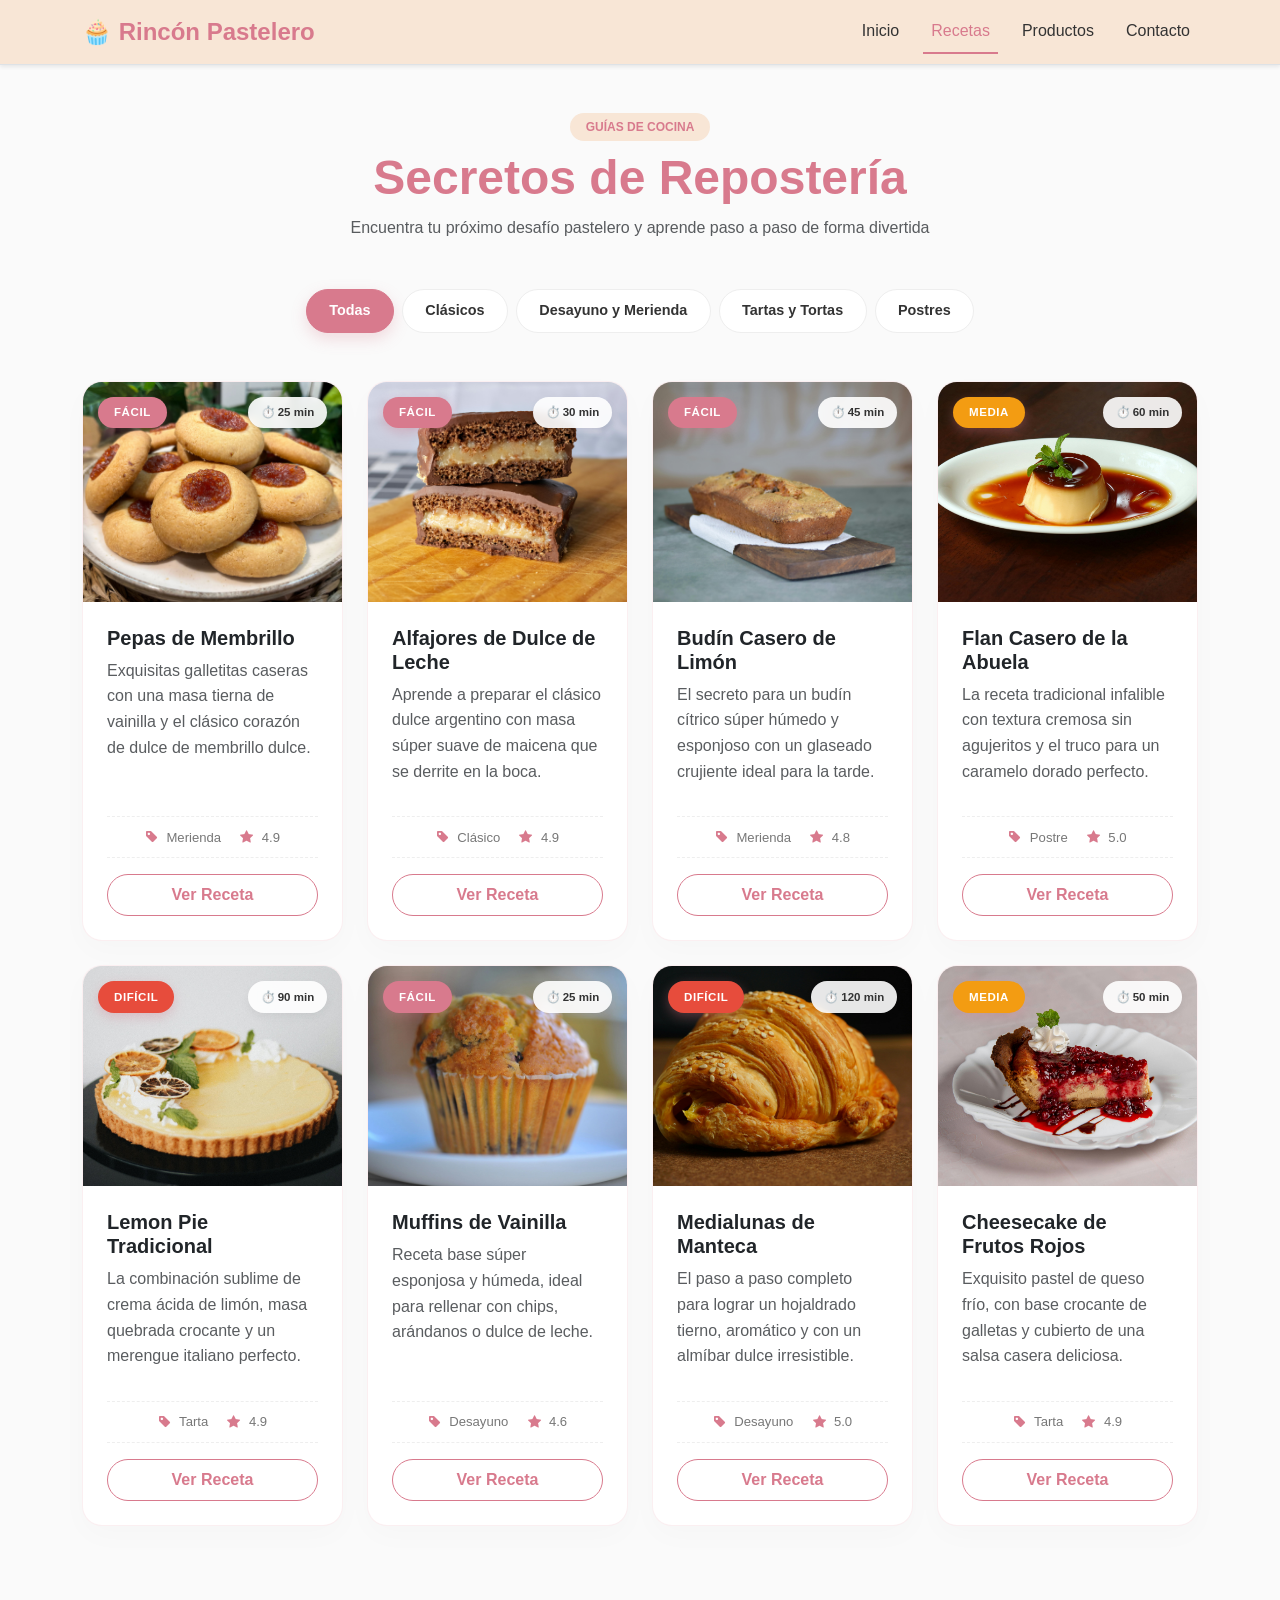
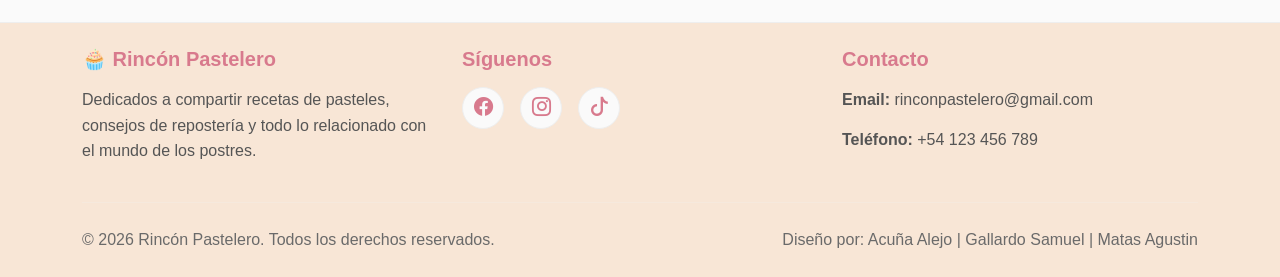
<file: pages/recetas.html>
<!doctype html>
<html lang="es">
  <head>
    <meta charset="UTF-8" />
    <meta name="viewport" content="width=device-width, initial-scale=1.0" />
    <meta
      name="description"
      content="Rincón Pastelero es un sitio dedicado a compartir recetas de pasteles, consejos de repostería y todo lo relacionado con el mundo de los postres."
    />
    <meta name="author" content="Acuña Alejo" />
    <meta name="author" content="Gallardo Samuel" />
    <meta name="author" content="Matas Agustin" />
    <link
      href="https://cdn.jsdelivr.net/npm/bootstrap@5.3.8/dist/css/bootstrap.min.css"
      rel="stylesheet"
      integrity="sha384-sRIl4kxILFvY47J16cr9ZwB07vP4J8+LH7qKQnuqkuIAvNWLzeN8tE5YBujZqJLB"
      crossorigin="anonymous"
    />
    <link rel="stylesheet" href="https://cdn.jsdelivr.net/npm/bootstrap-icons@1.11.0/font/bootstrap-icons.css" />
    <link rel="stylesheet" href="../css/style.css" />
    <title>Recetas - Rincón Pastelero</title>
  </head>
  <body>
    <header>
      <nav class="navbar navbar-expand-lg navbar-light bg-light border-bottom">
        <div class="container">
          <a class="navbar-brand fw-bold" href="../index.html">
            🧁 Rincón Pastelero
          </a>
          <!-- Botón hamburguesa -->
          <button
            class="navbar-toggler"
            type="button"
            data-bs-toggle="collapse"
            data-bs-target="#navbarNav"
            aria-controls="navbarNav"
            aria-expanded="false"
            aria-label="Toggle navigation"
          >
            <span class="navbar-toggler-icon"></span>
          </button>
          <!-- Menú de navegación -->
          <div class="collapse navbar-collapse" id="navbarNav">
            <ul class="navbar-nav ms-auto">
              <li class="nav-item">
                <a class="nav-link" href="../index.html">Inicio</a>
              </li>
              <li class="nav-item">
                <a class="nav-link active" href="./recetas.html">Recetas</a>
              </li>
              <li class="nav-item">
                <a class="nav-link" href="./productos.html">Productos</a>
              </li>
              <li class="nav-item">
                <a class="nav-link" href="./error404.html">Contacto</a>
              </li>
            </ul>
          </div>
        </div>
      </nav>
    </header>
    
    <main class="container my-5">
      <div class="text-center mb-5">
        <span class="badge rounded-pill px-3 py-2 mb-2" style="background-color: var(--color-crema); color: var(--color-primario); font-weight: 700;">GUÍAS DE COCINA</span>
        <h1 class="fw-bold text-primary display-5 mb-2">Secretos de Repostería</h1>
        <p class="text-muted max-width-600 mx-auto">Encuentra tu próximo desafío pastelero y aprende paso a paso de forma divertida</p>
      </div>
      <!-- Barra de Filtros Interactiva (Diseño Único) -->
      <div class="d-flex flex-wrap justify-content-center gap-2 mb-5">
        <button class="filter-btn active" data-filter="all">Todas</button>
        <button class="filter-btn" data-filter="clasico">Clásicos</button>
        <button class="filter-btn" data-filter="desayuno">Desayuno y Merienda</button>
        <button class="filter-btn" data-filter="tarta">Tartas y Tortas</button>
        <button class="filter-btn" data-filter="postre">Postres</button>
      </div>
      
      <!-- Listado de Recetas -->
      <div class="row row-cols-1 row-cols-md-2 row-cols-lg-3 row-cols-xl-4 g-4 justify-content-center">
        <!-- 4. Pepas de Membrillo -->
        <div class="col recipe-col" data-category="desayuno">
          <div class="card recipe-card h-100 border-0">
            <div class="recipe-img-container">
              <span class="recipe-badge">Fácil</span>
              <span class="recipe-time-badge">⏱️ 25 min</span>
              <img src="../img/pepas-de-membrillo-argentinas.jpg" alt="Pepas de Membrillo" />
            </div>
            <div class="card-body d-flex flex-column p-4">
              <h3 class="fs-5 fw-bold text-dark mb-2">Pepas de Membrillo</h3>
              <p class="card-text text-muted flex-grow-1 fs-7">Exquisitas galletitas caseras con una masa tierna de vainilla y el clásico corazón de dulce de membrillo dulce.</p>
              
              <div class="recipe-meta">
                <span><i class="bi bi-tag-fill"></i> Merienda</span>
                <span><i class="bi bi-star-fill"></i> 4.9</span>
              </div>
              
              <a href="./detalle-receta.html" class="btn btn-outline-primary w-100 py-2 rounded-pill">Ver Receta</a>
            </div>
          </div>
        </div>
        <!-- 1. Alfajores -->
        <div class="col recipe-col" data-category="clasico">
          <div class="card recipe-card h-100 border-0">
            <div class="recipe-img-container">
              <span class="recipe-badge">Fácil</span>
              <span class="recipe-time-badge">⏱️ 30 min</span>
              <img src="../img/alfajor.jpg" alt="Alfajores de Dulce de Leche" />
            </div>
            <div class="card-body d-flex flex-column p-4">
              <h3 class="fs-5 fw-bold text-dark mb-2">Alfajores de Dulce de Leche</h3>
              <p class="card-text text-muted flex-grow-1 fs-7">Aprende a preparar el clásico dulce argentino con masa súper suave de maicena que se derrite en la boca.</p>
              
              <div class="recipe-meta">
                <span><i class="bi bi-tag-fill"></i> Clásico</span>
                <span><i class="bi bi-star-fill"></i> 4.9</span>
              </div>
              
              <a href="./detalle-receta.html?receta=alfajor" class="btn btn-outline-primary w-100 py-2 rounded-pill">Ver Receta</a>
            </div>
          </div>
        </div>
        <!-- 2. Budín -->
        <div class="col recipe-col" data-category="desayuno">
          <div class="card recipe-card h-100 border-0">
            <div class="recipe-img-container">
              <span class="recipe-badge">Fácil</span>
              <span class="recipe-time-badge">⏱️ 45 min</span>
              <img src="../img/buddin.jpg" alt="Budín de Limón" />
            </div>
            <div class="card-body d-flex flex-column p-4">
              <h3 class="fs-5 fw-bold text-dark mb-2">Budín Casero de Limón</h3>
              <p class="card-text text-muted flex-grow-1 fs-7">El secreto para un budín cítrico súper húmedo y esponjoso con un glaseado crujiente ideal para la tarde.</p>
              
              <div class="recipe-meta">
                <span><i class="bi bi-tag-fill"></i> Merienda</span>
                <span><i class="bi bi-star-fill"></i> 4.8</span>
              </div>
              
              <a href="./detalle-receta.html?receta=budin" class="btn btn-outline-primary w-100 py-2 rounded-pill">Ver Receta</a>
            </div>
          </div>
        </div>
        <!-- 3. Flan -->
        <div class="col recipe-col" data-category="postre">
          <div class="card recipe-card h-100 border-0">
            <div class="recipe-img-container">
              <span class="recipe-badge" style="background-color: #f39c12;">Media</span>
              <span class="recipe-time-badge">⏱️ 60 min</span>
              <img src="../img/flan.jpg" alt="Flan Casero" />
            </div>
            <div class="card-body d-flex flex-column p-4">
              <h3 class="fs-5 fw-bold text-dark mb-2">Flan Casero de la Abuela</h3>
              <p class="card-text text-muted flex-grow-1 fs-7">La receta tradicional infalible con textura cremosa sin agujeritos y el truco para un caramelo dorado perfecto.</p>
              
              <div class="recipe-meta">
                <span><i class="bi bi-tag-fill"></i> Postre</span>
                <span><i class="bi bi-star-fill"></i> 5.0</span>
              </div>
              
              <a href="./detalle-receta.html?receta=flan" class="btn btn-outline-primary w-100 py-2 rounded-pill">Ver Receta</a>
            </div>
          </div>
        </div>

        <!-- 5. Lemon Pie -->
        <div class="col recipe-col" data-category="tarta">
          <div class="card recipe-card h-100 border-0">
            <div class="recipe-img-container">
              <span class="recipe-badge" style="background-color: #e74c3c;">Difícil</span>
              <span class="recipe-time-badge">⏱️ 90 min</span>
              <img src="../img/lemonpie.jpg" alt="Lemon Pie" />
            </div>
            <div class="card-body d-flex flex-column p-4">
              <h3 class="fs-5 fw-bold text-dark mb-2">Lemon Pie Tradicional</h3>
              <p class="card-text text-muted flex-grow-1 fs-7">La combinación sublime de crema ácida de limón, masa quebrada crocante y un merengue italiano perfecto.</p>
              
              <div class="recipe-meta">
                <span><i class="bi bi-tag-fill"></i> Tarta</span>
                <span><i class="bi bi-star-fill"></i> 4.9</span>
              </div>
              
              <a href="./detalle-receta.html?receta=lemonpie" class="btn btn-outline-primary w-100 py-2 rounded-pill">Ver Receta</a>
            </div>
          </div>
        </div>
        <!-- 6. Muffins -->
        <div class="col recipe-col" data-category="desayuno">
          <div class="card recipe-card h-100 border-0">
            <div class="recipe-img-container">
              <span class="recipe-badge">Fácil</span>
              <span class="recipe-time-badge">⏱️ 25 min</span>
              <img src="../img/muffin.jpg" alt="Muffins de Vainilla" />
            </div>
            <div class="card-body d-flex flex-column p-4">
              <h3 class="fs-5 fw-bold text-dark mb-2">Muffins de Vainilla</h3>
              <p class="card-text text-muted flex-grow-1 fs-7">Receta base súper esponjosa y húmeda, ideal para rellenar con chips, arándanos o dulce de leche.</p>
              
              <div class="recipe-meta">
                <span><i class="bi bi-tag-fill"></i> Desayuno</span>
                <span><i class="bi bi-star-fill"></i> 4.6</span>
              </div>
              
              <a href="./detalle-receta.html?receta=muffins" class="btn btn-outline-primary w-100 py-2 rounded-pill">Ver Receta</a>
            </div>
          </div>
        </div>
        <!-- 7. Medialunas -->
        <div class="col recipe-col" data-category="desayuno">
          <div class="card recipe-card h-100 border-0">
            <div class="recipe-img-container">
              <span class="recipe-badge" style="background-color: #e74c3c;">Difícil</span>
              <span class="recipe-time-badge">⏱️ 120 min</span>
              <img src="../img/medialunas.jpg" alt="Medialunas de Manteca" />
            </div>
            <div class="card-body d-flex flex-column p-4">
              <h3 class="fs-5 fw-bold text-dark mb-2">Medialunas de Manteca</h3>
              <p class="card-text text-muted flex-grow-1 fs-7">El paso a paso completo para lograr un hojaldrado tierno, aromático y con un almíbar dulce irresistible.</p>
              
              <div class="recipe-meta">
                <span><i class="bi bi-tag-fill"></i> Desayuno</span>
                <span><i class="bi bi-star-fill"></i> 5.0</span>
              </div>
              
              <a href="./detalle-receta.html?receta=medialunas" class="btn btn-outline-primary w-100 py-2 rounded-pill">Ver Receta</a>
            </div>
          </div>
        </div>
        <!-- 8. Cheesecake -->
        <div class="col recipe-col" data-category="tarta">
          <div class="card recipe-card h-100 border-0">
            <div class="recipe-img-container">
              <span class="recipe-badge" style="background-color: #f39c12;">Media</span>
              <span class="recipe-time-badge">⏱️ 50 min</span>
              <img src="../img/cheesecake.jpg" alt="Cheesecake" />
            </div>
            <div class="card-body d-flex flex-column p-4">
              <h3 class="fs-5 fw-bold text-dark mb-2">Cheesecake de Frutos Rojos</h3>
              <p class="card-text text-muted flex-grow-1 fs-7">Exquisito pastel de queso frío, con base crocante de galletas y cubierto de una salsa casera deliciosa.</p>
              
              <div class="recipe-meta">
                <span><i class="bi bi-tag-fill"></i> Tarta</span>
                <span><i class="bi bi-star-fill"></i> 4.9</span>
              </div>
              
              <a href="./detalle-receta.html?receta=cheesecake" class="btn btn-outline-primary w-100 py-2 rounded-pill">Ver Receta</a>
            </div>
          </div>
        </div>
      </div>
    </main>
    
    <footer class="footer mt-5 py-4">
      <div class="container">
        <div class="row gx-4 gy-4">
          <!-- Sección Sobre Nosotros -->
          <div class="col-12 col-md-4">
            <h5 class="fw-bold mb-3">🧁 Rincón Pastelero</h5>
            <p>
              Dedicados a compartir recetas de pasteles, consejos de repostería
              y todo lo relacionado con el mundo de los postres.
            </p>
          </div>
          <!-- Sección Redes Sociales -->
          <div class="col-12 col-md-4">
            <h5 class="fw-bold mb-3">Síguenos</h5>
            <div class="social-links d-flex justify-content-center justify-content-md-start">
              <span class="social-icon" title="Facebook">
                <i class="bi bi-facebook"></i>
              </span>
              <span class="social-icon" title="Instagram">
                <i class="bi bi-instagram"></i>
              </span>
              <span class="social-icon" title="TikTok">
                <i class="bi bi-tiktok"></i>
              </span>
            </div>
          </div>
          <!-- Sección Contacto -->
          <div class="col-12 col-md-4">
            <h5 class="fw-bold mb-3">Contacto</h5>
            <p>
              <strong>Email:</strong>
              <span>rinconpastelero@gmail.com</span>
            </p>
            <p>
              <strong>Teléfono:</strong>
              <span>+54 123 456 789</span>
            </p>
          </div>
        </div>
        <!-- Línea separadora -->
        <hr class="my-4" />
        <!-- Copyright -->
        <div class="row align-items-center">
          <div class="col-12 col-md-6 text-center text-md-start mb-3 mb-md-0">
            <p class="mb-0">
              &copy; 2026 Rincón Pastelero. Todos los derechos reservados.
            </p>
          </div>
          <div class="col-12 col-md-6 text-center text-md-end">
            <p class="mb-0">
              Diseño por: Acuña Alejo | Gallardo Samuel | Matas Agustin
            </p>
          </div>
        </div>
      </div>
    </footer>
    
    <script
      src="https://cdn.jsdelivr.net/npm/bootstrap@5.3.8/dist/js/bootstrap.bundle.min.js"
      integrity="sha384-FKyoEForCGlyvwx9Hj09JcYn3nv7wiPVlz7YYwJrWVcXK/BmnVDxM+D2scQbITxI"
      crossorigin="anonymous"
    ></script>
    <!-- Sistema de Filtro Interactivo Avanzado en Vanilla JS -->
    <script>
      document.querySelectorAll('.filter-btn').forEach(button => {
        button.addEventListener('click', () => {
          // Cambiar estado activo en los botones
          document.querySelectorAll('.filter-btn').forEach(btn => btn.classList.remove('active'));
          button.classList.add('active');
          
          const filterValue = button.getAttribute('data-filter');
          
          // Filtrar las recetas con una transición suave
          document.querySelectorAll('.recipe-col').forEach(column => {
            const cardCategory = column.getAttribute('data-category');
            
            if (filterValue === 'all' || cardCategory === filterValue) {
              column.style.display = 'block';
              // Pequeña animación fade-in
              column.style.opacity = '0';
              setTimeout(() => {
                column.style.transition = 'opacity 0.4s ease';
                column.style.opacity = '1';
              }, 50);
            } else {
              column.style.display = 'none';
            }
          });
        });
      });
    </script>
  </body>
</html>
</file>
<file: css/style.css>
:root {
  --color-fondo: #FAFAFA;           /* Blanco Nieve */
  --color-crema: #F8E6D6;           /* Crema Suave */
  --color-primario: #D87A8D;        /* Rosa Oscuro */
  --color-secundario: #C1E1DC;      /* Menta Suave */
  --color-oscuro: #333333;          /* Gris oscuro para textos */
  --color-gris: #EEEEEE;            /* Gris claro para bordes */
}

/* Estilos Generales */

* {
  margin: 0;
  padding: 0;
  box-sizing: border-box;
}

html {
  height: 100%;
}

body {
  min-height: 100vh;
  display: flex;
  flex-direction: column;
  background-color: var(--color-fondo);
  color: var(--color-oscuro);
  font-family: 'Segoe UI', Tahoma, Geneva, Verdana, sans-serif;
  line-height: 1.6;
}

main {
  flex: 1;
  background-color: #FAFAFA;
}

.Banner {
  position: relative;
  min-height: 70vh;
  background-image: url('../img/banner.jpg');
  background-size: cover;
  background-position: center;
  display: flex;
  align-items: center;
  justify-content: center;
  overflow: hidden;
}

.Banner::before {
  content: '';
  position: absolute;
  inset: 0;
  background: rgba(0, 0, 0, 0.35);
}

.heroContent {
  position: relative;
  z-index: 1;
  padding: 4rem 1rem;
}

.heroLabel {
  display: inline-block;
  margin-bottom: 1rem;
  padding: 0.7rem 1.4rem;
  border-radius: 999px;
  background-color: rgba(255, 255, 255, 0.9);
  color: var(--color-oscuro);
  font-weight: 700;
  letter-spacing: 0.05em;
  text-transform: uppercase;
}

.productShowcase {
  background-color: #ffffff;
}

.sectionSubtitle {
  font-size: 1.4rem;
  font-weight: 600;
  color: var(--color-primario);
}

.productCard {
  padding: 2rem 1.5rem 1.5rem;
  background-color: var(--color-fondo);
  border-radius: 24px;
  border: 1px solid rgba(216, 122, 141, 0.18);
  box-shadow: 0 18px 40px rgba(216, 122, 141, 0.08);
}

.productImage {
  width: clamp(180px, 32vw, 240px);
  height: clamp(180px, 32vw, 240px);
  margin: 0 auto;
  overflow: hidden;
  border-radius: 50%;
  border: 8px solid rgba(255, 255, 255, 0.8);
  background: #fff;
}

.productImage img {
  width: 100%;
  height: 100%;
  object-fit: cover;
}

.productTitle {
  font-size: clamp(1.5rem, 2.2vw, 1.85rem);
  font-weight: 700;
  color: var(--color-oscuro);
}

.productDescription {
  margin-top: 0.8rem;
  color: #5b5b5b;
}

@media (max-width: 992px) {
  .productCard {
    padding: 1.8rem 1.2rem 1.2rem;
  }
}

@media (max-width: 768px) {
  .heroContent {
    padding: 3rem 1rem;
  }

  .sectionSubtitle {
    font-size: 1.2rem;
  }

  .productCard {
    padding: 1.5rem 1rem 1rem;
  }

  .productTitle {
    font-size: 1.4rem;
  }
}

.Banner h1 {
  font-size: clamp(2.5rem, 4vw, 4rem);
  margin-bottom: 1rem;
  line-height: 1.05;
}

.Banner p {
  max-width: 680px;
  margin: 0 auto 1.75rem;
  font-size: 1.12rem;
  color: #f7f2f0;
}

/* Navbar */

.navbar {
  background-color: var(--color-crema) !important;
  border-bottom: 3px solid var(--color-primario);
  box-shadow: 0 2px 4px rgba(0, 0, 0, 0.08);
}

.navbar-brand {
  color: var(--color-primario) !important;
  font-size: 1.5rem;
  transition: all 0.3s ease;
}

.navbar-brand:hover {
  color: var(--color-oscuro) !important;
  transform: scale(1.05);
}

.nav-link {
  color: var(--color-oscuro) !important;
  font-weight: 500;
  margin-left: 1rem;
  transition: all 0.3s ease;
  position: relative;
}

.nav-link:hover {
  color: var(--color-primario) !important;
}

.nav-link.active {
  color: var(--color-primario) !important;
  border-bottom: 2px solid var(--color-primario);
}

.navbar-toggler {
  border: 2px solid #ffffff;
}

.navbar-toggler-icon {
  color: #ffffff;
}

.navbar-toggler:focus {
  box-shadow: 0 0 0 0.25rem rgba(193, 225, 220, 0.5);
  border-color: #ffffff;
}

/* Botones */
.btn-primary {
  background-color: var(--color-primario);
  border-color: var(--color-primario);
  color: white;
  font-weight: 600;
}

.btn-primary:hover {
  background-color: #c76579;
  border-color: #c76579;
  color: white;
}

.btn-ver-mas {
  padding: 0.8rem 2.5rem;
  border-radius: 50px;
  font-size: 1.1rem;
  letter-spacing: 0.5px;
  transition: all 0.3s cubic-bezier(0.25, 0.8, 0.25, 1);
  box-shadow: 0 8px 20px rgba(216, 122, 141, 0.25);
  display: inline-flex;
  align-items: center;
  justify-content: center;
}

.btn-ver-mas:hover {
  background-color: #c76579;
  border-color: #c76579;
  color: white;
  transform: translateY(-4px);
  box-shadow: 0 12px 25px rgba(216, 122, 141, 0.4);
}

.btn-ver-mas i {
  transition: transform 0.3s ease;
}

.btn-ver-mas:hover i {
  transform: translateX(5px);
}


/* Footer */
.footer {
  background-color: var(--color-crema);
  border-top: 1px solid var(--color-gris);
  padding: 3rem 0 1.5rem;
  color: var(--color-oscuro);
}

.footer h5 {
  color: var(--color-primario);
  margin-bottom: 1.2rem;
}

.footer p {
  margin-bottom: 0.9rem;
  color: #555555;
}

.social-links {
  display: flex;
  gap: 1rem;
  align-items: center;
  justify-content: flex-start;
}

.social-icon {
  display: inline-flex;
  width: 42px;
  height: 42px;
  align-items: center;
  justify-content: center;
  border-radius: 50%;
  background-color: var(--color-fondo);
  border: 1px solid var(--color-gris);
  color: var(--color-primario);
  transition: all 0.3s ease;
}

.social-icon:hover {
  background-color: var(--color-primario);
  color: white;
  transform: translateY(-2px);
  border-color: transparent;
}

.social-icon i {
  font-size: 1.2rem;
}

.footer hr {
  border-color: var(--color-gris);
}

.footer p.mb-0 {
  color: #6a6a6a;
}

/* Tarjetas de Productos */
.card {
  transition: all 0.3s cubic-bezier(0.25, 0.8, 0.25, 1);
  overflow: hidden;
  border-radius: 12px !important;
}

.card-hover:hover {
  transform: translateY(-8px);
  box-shadow: 0 12px 24px rgba(216, 122, 141, 0.15) !important; /* Sombra sutil con el tono rosa primario */
}

.text-primary {
  color: var(--color-primario) !important;
}

.bg-primary {
  background-color: var(--color-primario) !important;
}

.border-primary {
  border-color: var(--color-primario) !important;
}

.btn-outline-primary {
  color: var(--color-primario);
  border-color: var(--color-primario);
  font-weight: 600;
  transition: all 0.3s ease;
}

.btn-outline-primary:hover {
  background-color: var(--color-primario);
  border-color: var(--color-primario);
  color: white;
}

/* Cartas de Recetas Premium (Original) */
.recipe-card {
  background: #ffffff;
  border-radius: 20px !important;
  border: 1px solid rgba(216, 122, 141, 0.12) !important;
  box-shadow: 0 10px 30px rgba(0, 0, 0, 0.02);
  transition: all 0.4s cubic-bezier(0.165, 0.84, 0.44, 1);
  overflow: hidden;
}

.recipe-card:hover {
  transform: translateY(-8px);
  box-shadow: 0 20px 40px rgba(216, 122, 141, 0.15) !important;
}

.recipe-img-container {
  position: relative;
  height: 220px;
  overflow: hidden;
}

.recipe-img-container img {
  width: 100%;
  height: 100%;
  object-fit: cover;
  transition: transform 0.6s cubic-bezier(0.165, 0.84, 0.44, 1);
}

.recipe-card:hover .recipe-img-container img {
  transform: scale(1.08);
}

.recipe-badge {
  position: absolute;
  top: 15px;
  left: 15px;
  background-color: var(--color-primario);
  color: white;
  padding: 0.4rem 1rem;
  border-radius: 50px;
  font-size: 0.72rem;
  font-weight: 700;
  letter-spacing: 0.05em;
  text-transform: uppercase;
  box-shadow: 0 4px 12px rgba(216, 122, 141, 0.35);
  z-index: 2;
}

.recipe-time-badge {
  position: absolute;
  top: 15px;
  right: 15px;
  background-color: rgba(255, 255, 255, 0.9);
  backdrop-filter: blur(4px);
  color: var(--color-oscuro);
  padding: 0.4rem 0.8rem;
  border-radius: 50px;
  font-size: 0.72rem;
  font-weight: 700;
  box-shadow: 0 4px 10px rgba(0, 0, 0, 0.05);
  z-index: 2;
}

.recipe-meta {
  display: flex;
  justify-content: center;
  gap: 1.2rem;
  font-size: 0.82rem;
  color: #777777;
  padding: 0.6rem 0;
  border-top: 1px dashed var(--color-gris);
  border-bottom: 1px dashed var(--color-gris);
  margin: 1rem 0;
}

.recipe-meta i {
  color: var(--color-primario);
  margin-right: 0.3rem;
}

/* Categorías Filtro */
.filter-btn {
  background-color: white;
  border: 1px solid var(--color-gris);
  color: var(--color-oscuro);
  padding: 0.6rem 1.4rem;
  border-radius: 50px;
  font-weight: 600;
  transition: all 0.3s ease;
  font-size: 0.9rem;
}

.filter-btn:hover, .filter-btn.active {
  background-color: var(--color-primario);
  border-color: var(--color-primario);
  color: white !important;
  box-shadow: 0 6px 15px rgba(216, 122, 141, 0.25);
}

/* Cartel */
.cartelSection {
  background-color: var(--color-fondo);
}

.cartelBox {
  background: linear-gradient(135deg, var(--color-primario) 0%, #c76579 100%);
  color: #ffffff;
  box-shadow: 0 10px 25px rgba(216, 122, 141, 0.15);
  width: 100%;
  padding-top: 3rem;
  padding-bottom: 3rem;
}

@media (min-width: 768px) {
  .cartelBox {
    padding-top: 5.5rem;
    padding-bottom: 5.5rem;
  }
}

@media (min-width: 992px) {
  .cartelBox {
    padding-top: 7.5rem;
    padding-bottom: 7.5rem;
  }
}

.cartelMain {
  font-size: clamp(1.8rem, 3.5vw, 2.4rem);
  font-weight: 700;
  letter-spacing: 0.5px;
}

.cartelSub {
  font-size: clamp(1.2rem, 2.5vw, 1.5rem);
  font-weight: 400;
  opacity: 0.9;
}

/* Comunidad */
.comunidadSection {
  background-color: var(--color-fondo);
}

.comunidadTitle {
  font-size: clamp(2rem, 4vw, 2.8rem);
  font-weight: 300; /* Letra fina y elegante como en la imagen */
  color: #4a4a4a;
  letter-spacing: 1px;
}

.comunidadImageWrapper {
  overflow: hidden;
  transition: transform 0.3s ease;
  background-color: #fff;
  padding: 8px; /* Para que parezca una foto tipo polaroid */
  box-shadow: 0 4px 12px rgba(0,0,0,0.05);
  height: 100%;
}

.comunidadImageWrapper:hover {
  transform: translateY(-5px);
  box-shadow: 0 8px 25px rgba(0,0,0,0.1);
}

.comunidadImageWrapper img {
  width: 100%;
  height: 100%;
  aspect-ratio: 1 / 1;
  object-fit: cover;
}

.color-rosa{
  background-color: var(--color-crema) !important; 
border-color: #f5c2c7 !important;
}
</file>
